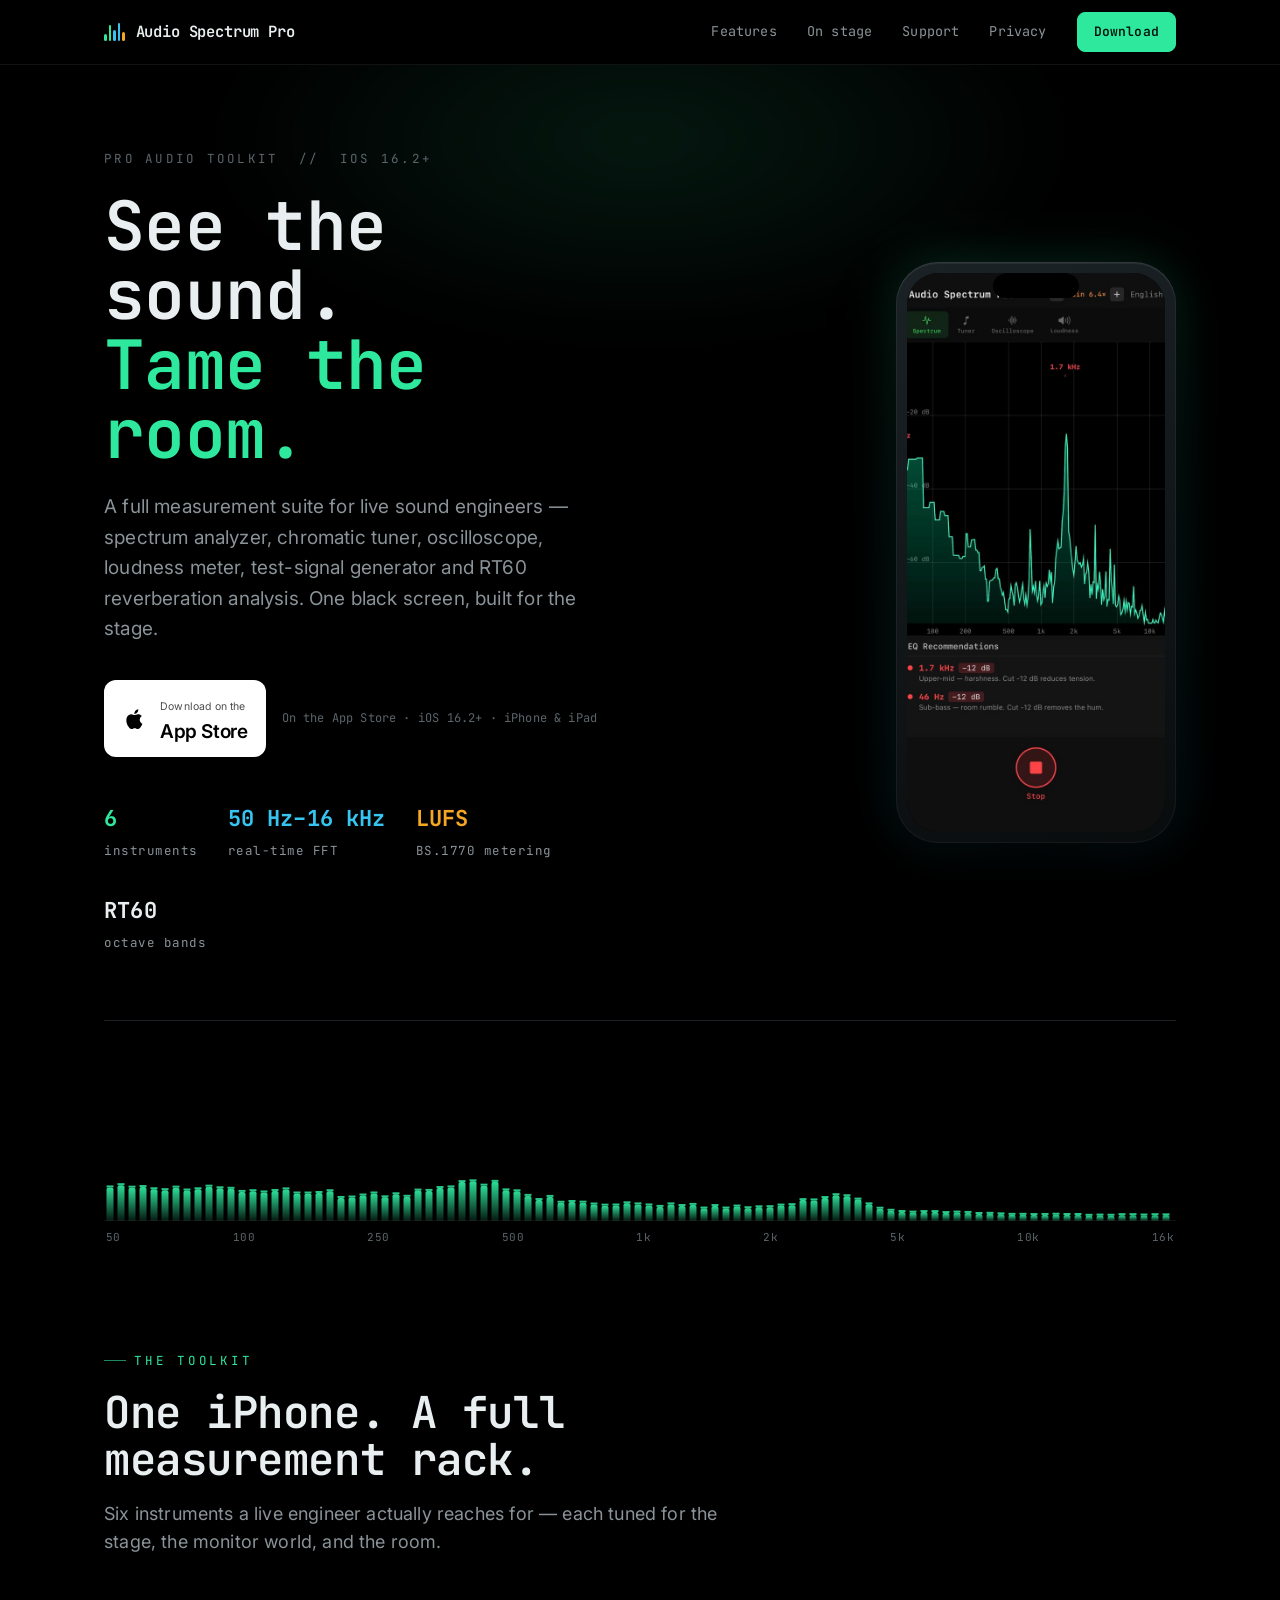
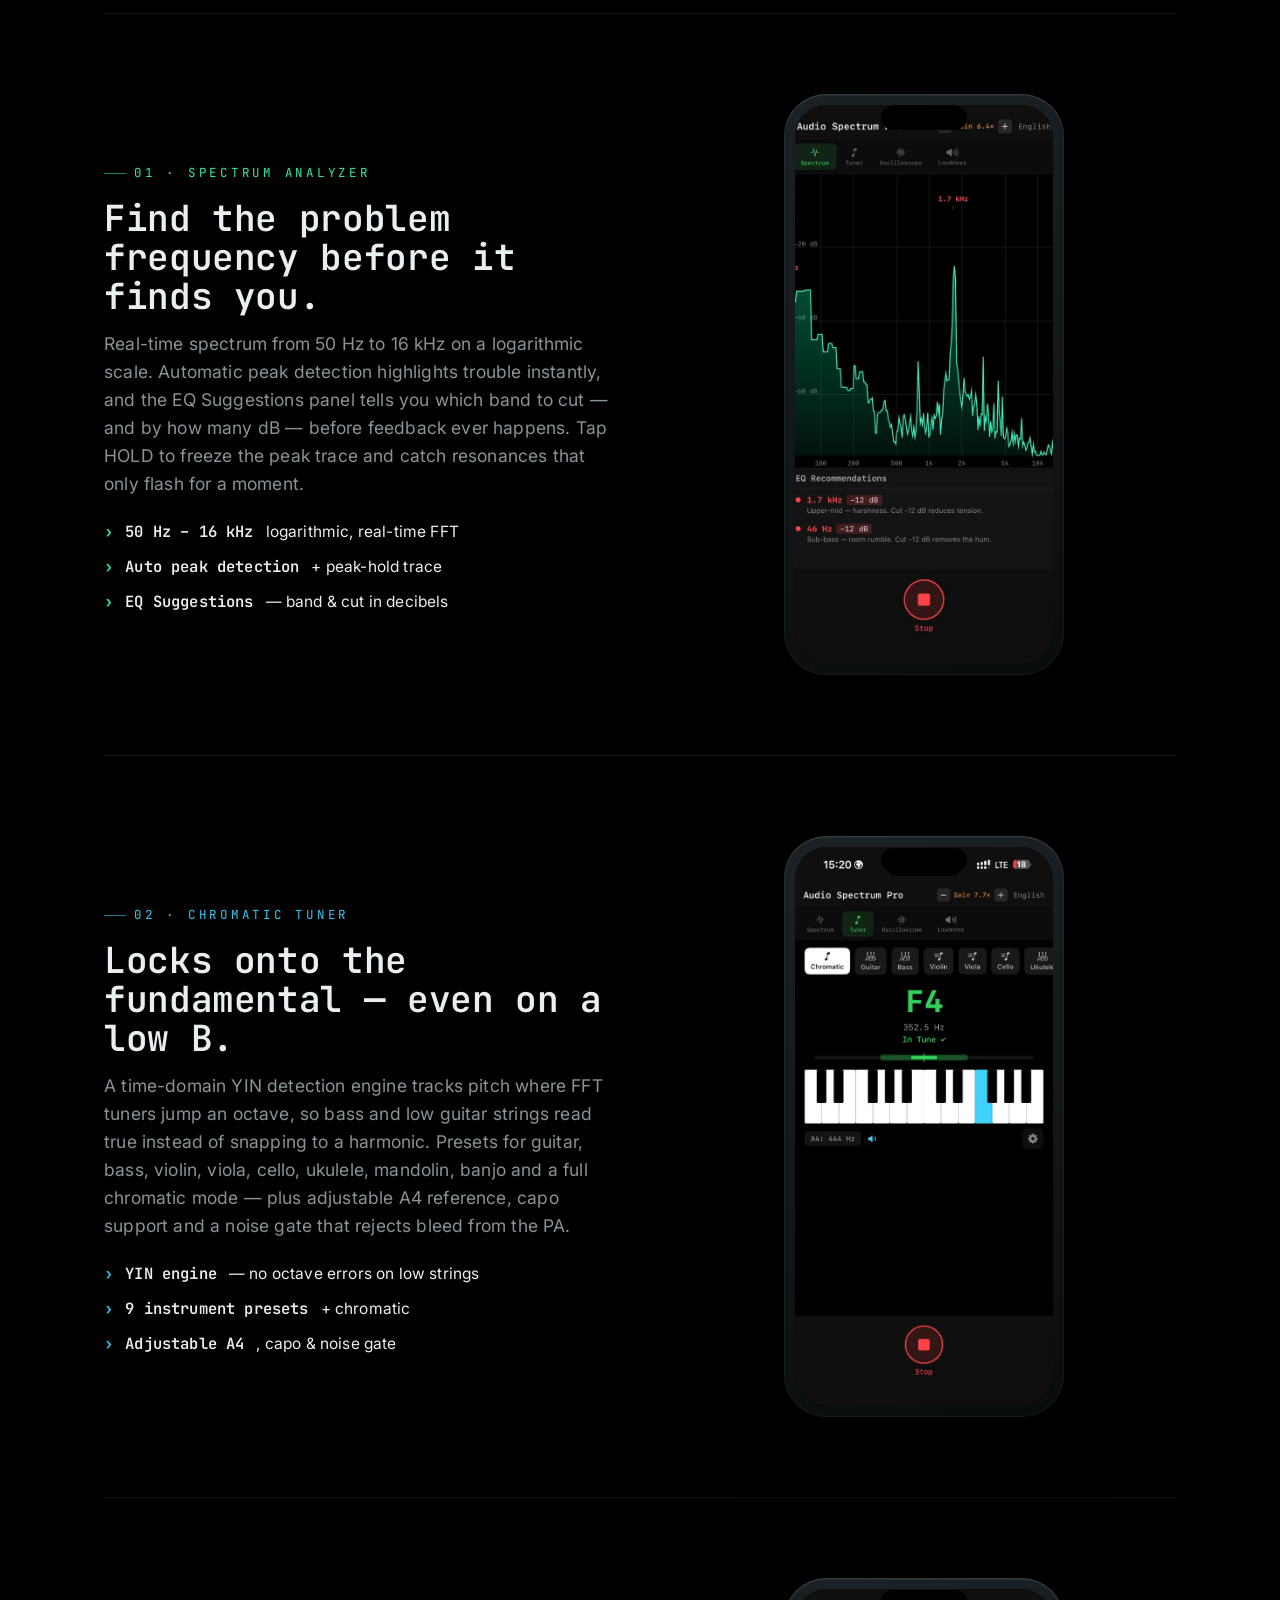
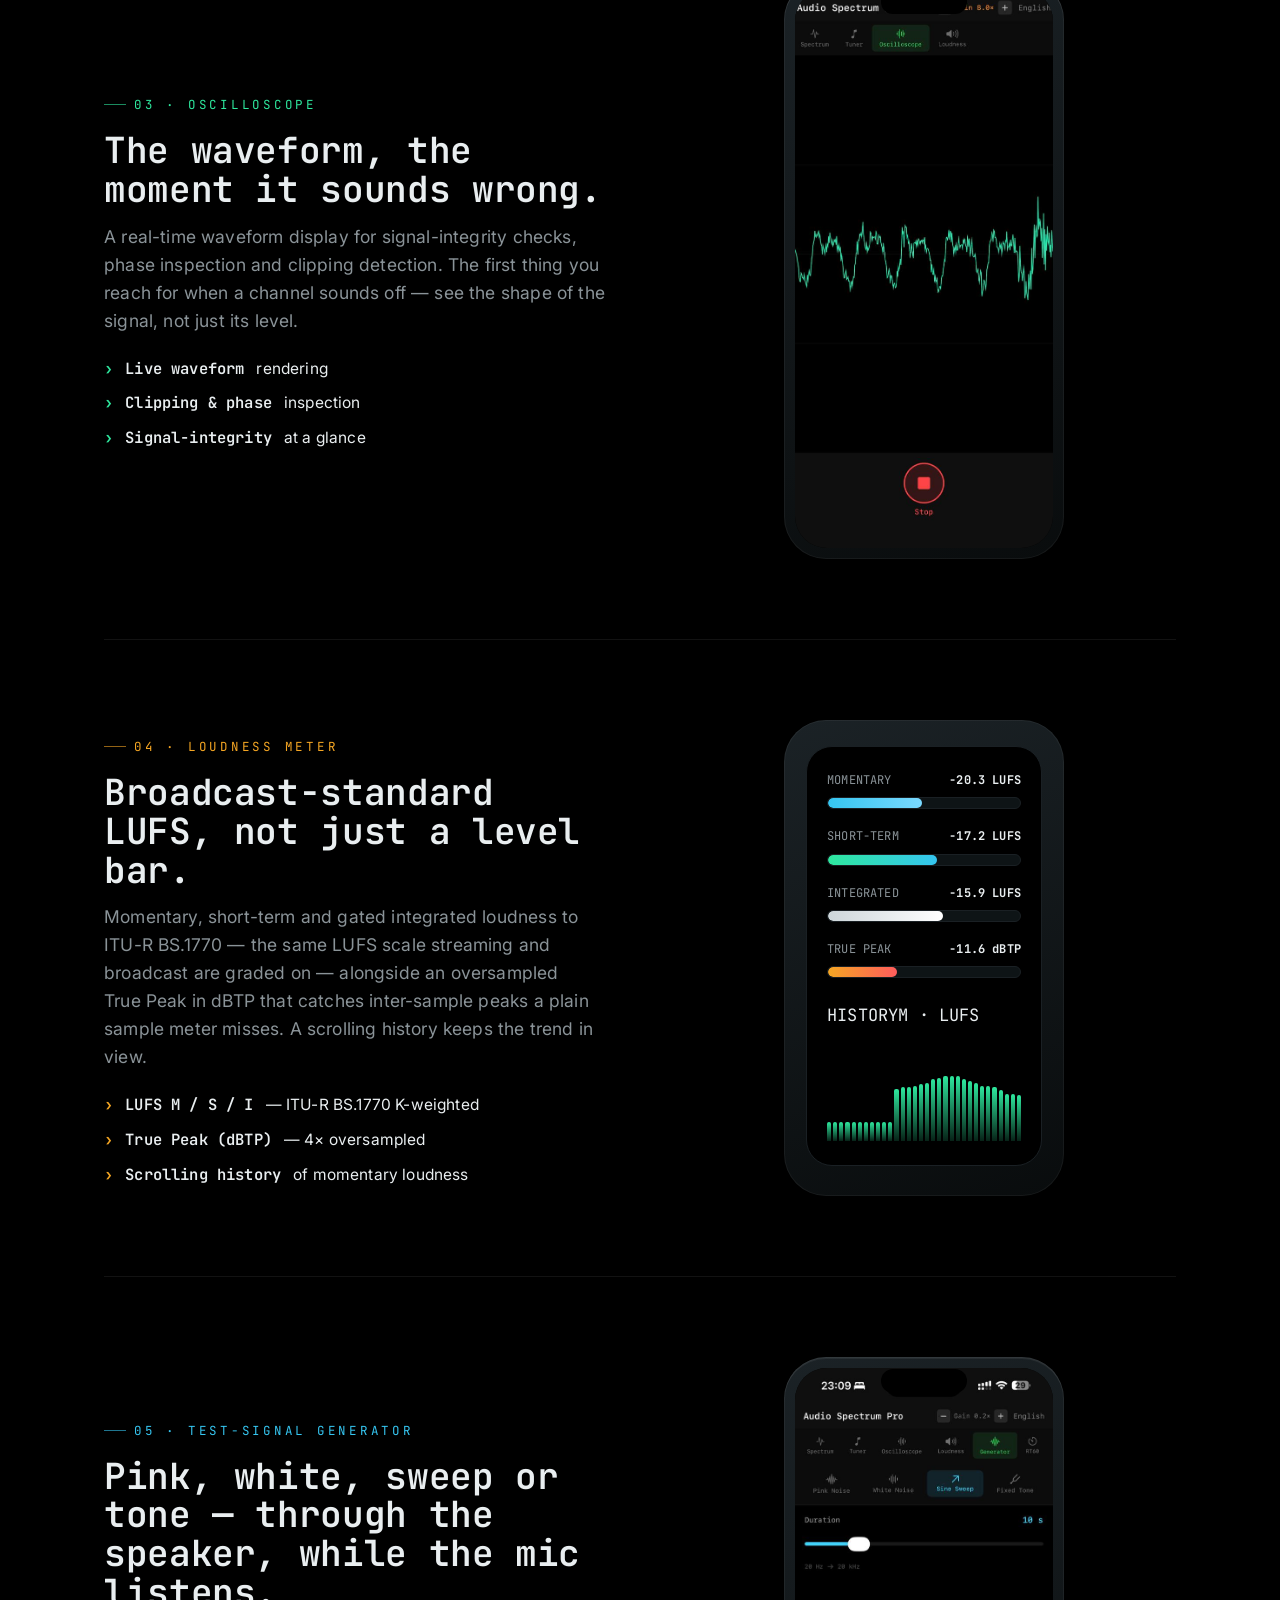
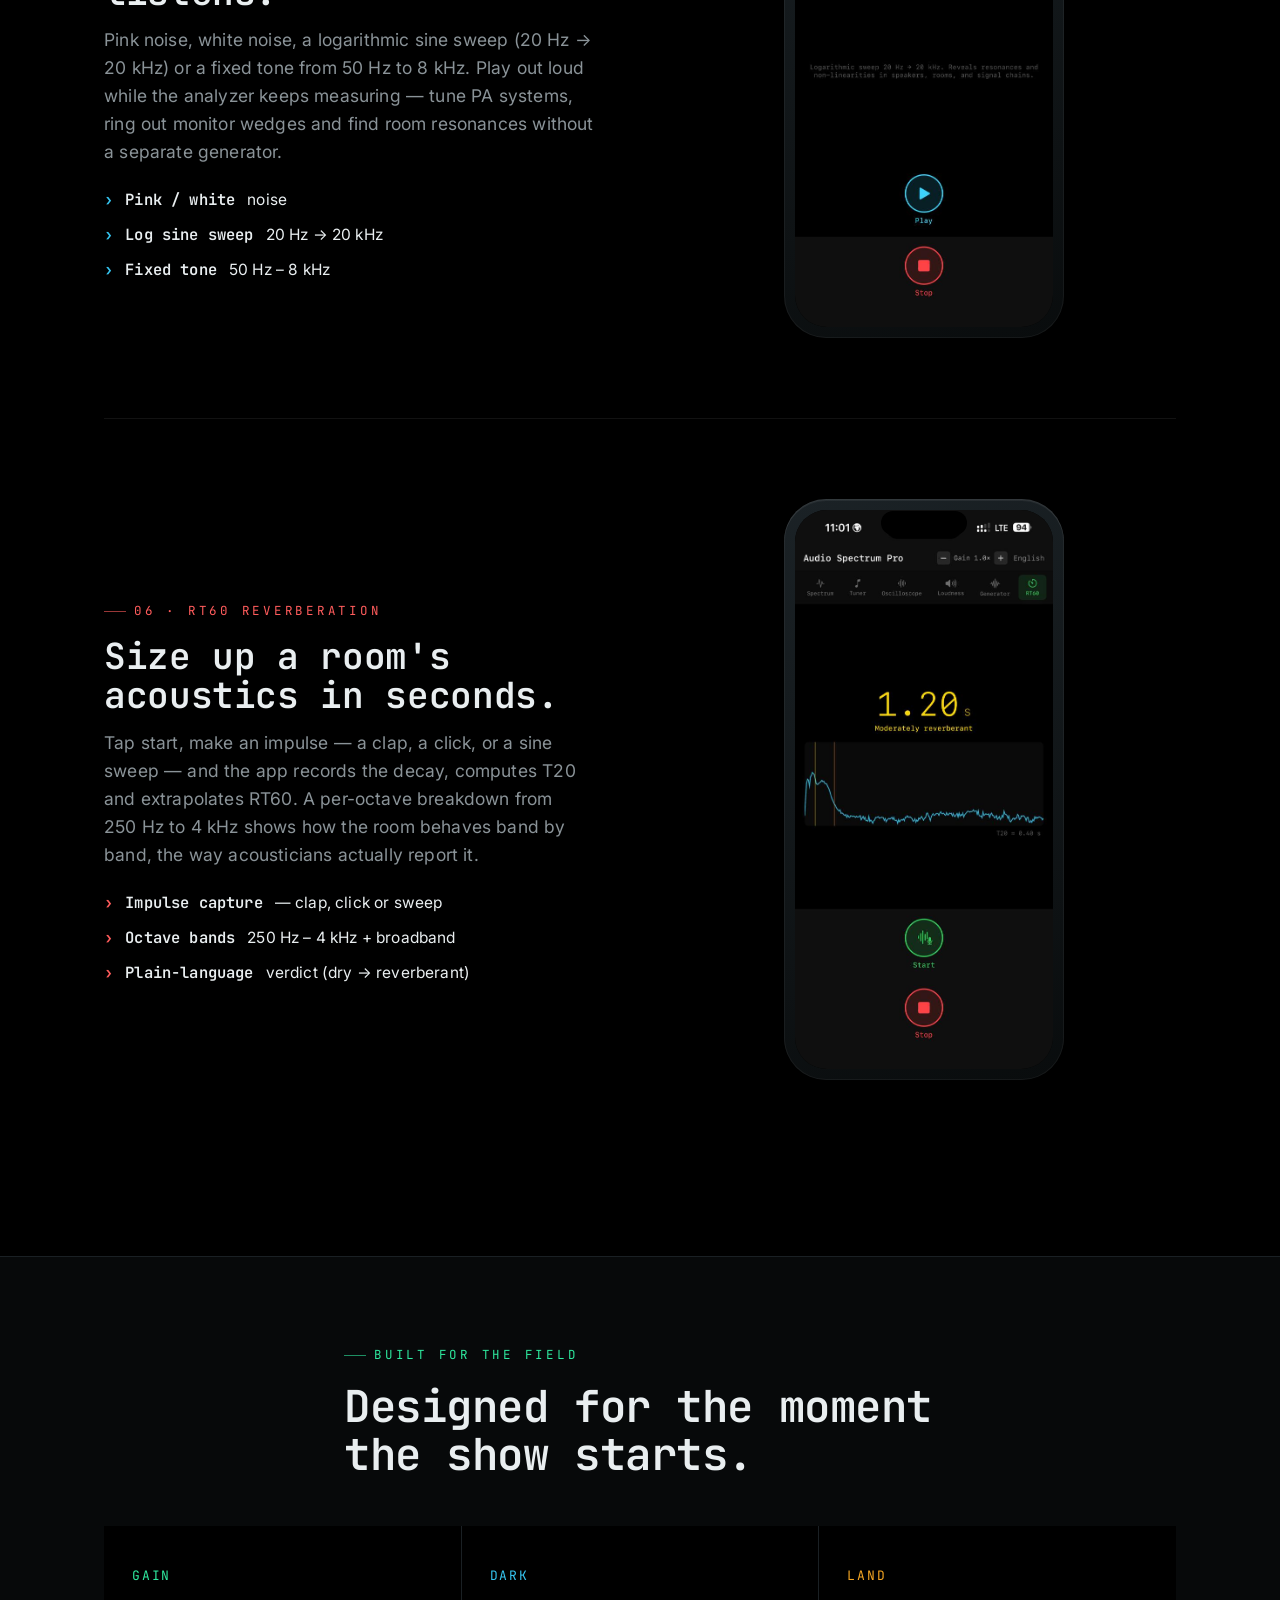
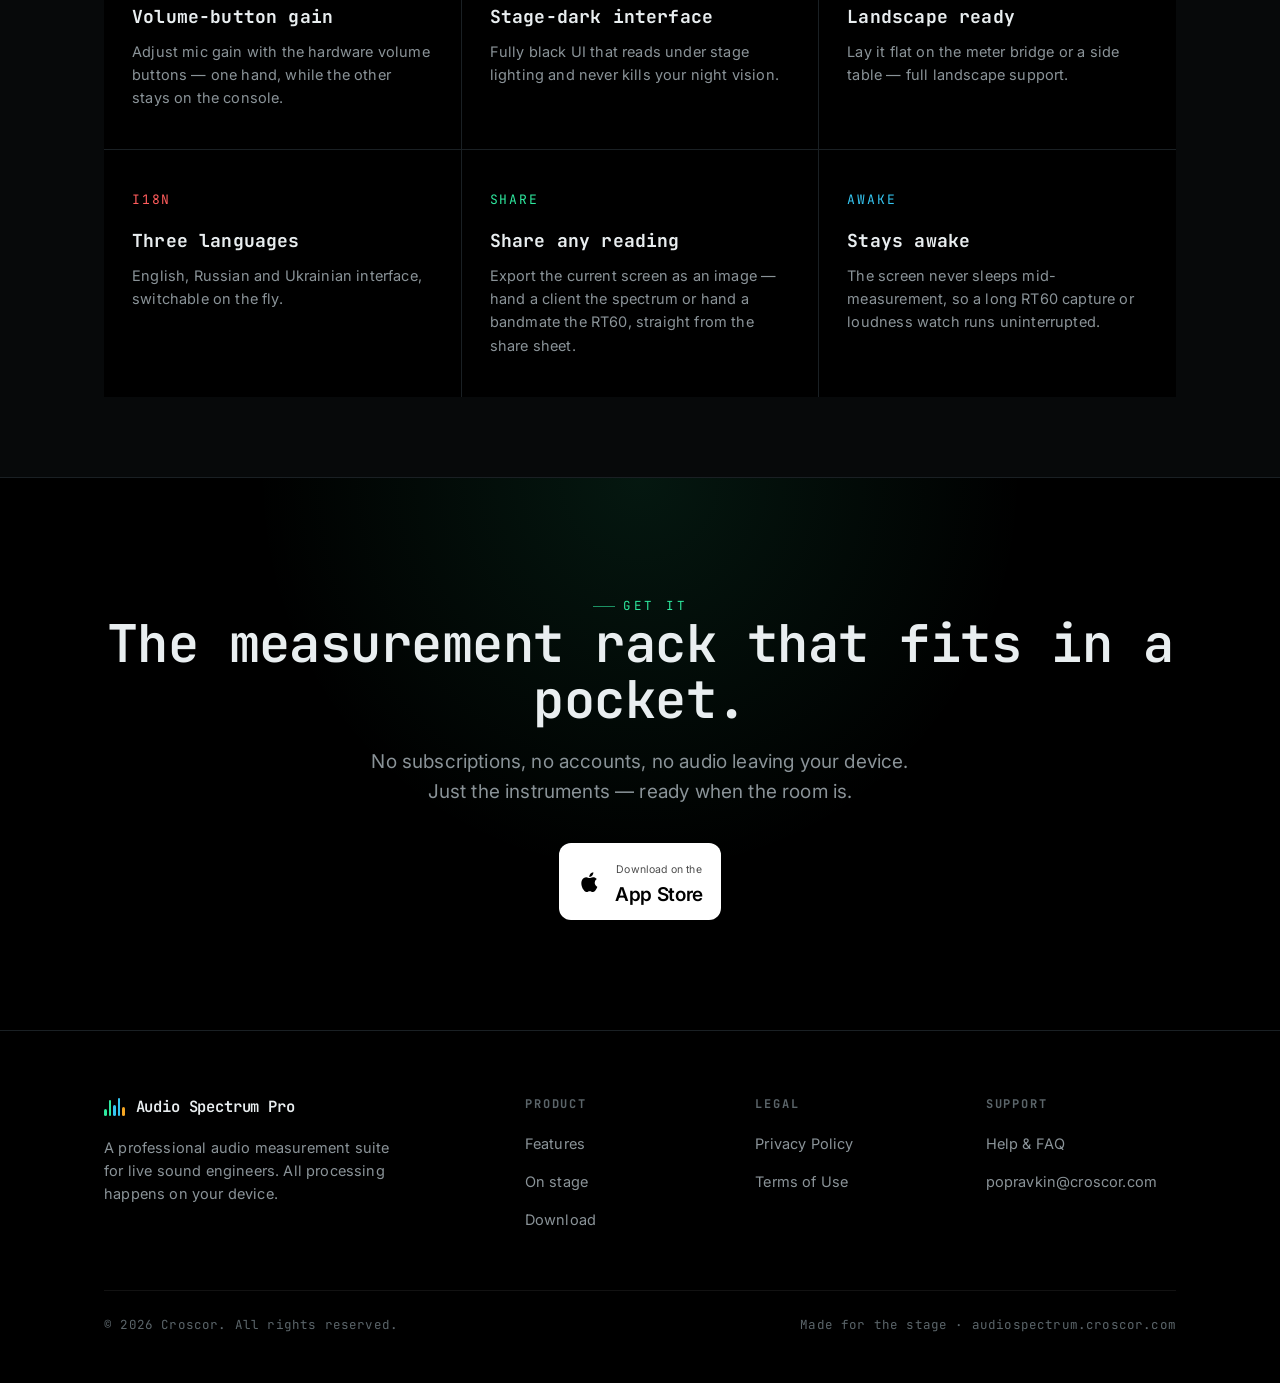
<file: AppStore/site/index.html>
<!DOCTYPE html>
<html lang="en">
<head>
<meta charset="UTF-8" />
<meta name="viewport" content="width=device-width, initial-scale=1" />
<title>Audio Spectrum Pro — measurement suite for live sound engineers</title>
<meta name="description" content="A full audio measurement suite on your iPhone: spectrum analyzer, YIN chromatic tuner, oscilloscope, LUFS loudness metering (ITU-R BS.1770), test-signal generator and octave-band RT60 reverberation analysis. Built for the stage." />
<meta name="theme-color" content="#000000" />
<link rel="canonical" href="https://audiospectrum.croscor.com/" />
<link rel="icon" href="assets/favicon.svg" type="image/svg+xml" />
<meta property="og:type" content="website" />
<meta property="og:title" content="Audio Spectrum Pro" />
<meta property="og:description" content="A full audio measurement suite on your iPhone — spectrum, tuner, oscilloscope, loudness, signal generator and RT60. Built for live sound." />
<meta property="og:url" content="https://audiospectrum.croscor.com/" />
<meta property="og:image" content="https://audiospectrum.croscor.com/assets/screens/spectrum.jpeg" />
<meta name="twitter:card" content="summary_large_image" />
<link rel="preconnect" href="https://fonts.googleapis.com" />
<link rel="preconnect" href="https://fonts.gstatic.com" crossorigin />
<link href="https://fonts.googleapis.com/css2?family=Inter:wght@400;500;600&family=JetBrains+Mono:wght@400;500;600;700&display=swap" rel="stylesheet" />
<link rel="stylesheet" href="assets/style.css" />
<script defer src="https://umami.croscor.com/script.js" data-website-id="d35bdf89-edfa-47e9-8098-291993fa2cf1"></script>
</head>
<body>

<header class="nav">
  <div class="wrap">
    <a class="brand" href="/">
      <span class="glyph" aria-hidden="true"><i></i><i></i><i></i><i></i><i></i></span>
      Audio Spectrum Pro
    </a>
    <nav class="nav-links">
      <a href="#features">Features</a>
      <a href="#field">On stage</a>
      <a href="support.html">Support</a>
      <a href="privacy.html">Privacy</a>
      <a class="nav-cta" href="#download">Download</a>
    </nav>
    <button class="nav-toggle" aria-label="Menu">≡</button>
  </div>
</header>

<!-- HERO -->
<section class="hero">
  <div class="hero-glow" aria-hidden="true"></div>
  <div class="wrap">
    <div class="hero-grid">
      <div class="reveal in">
        <div class="hero-tag mono">PRO AUDIO TOOLKIT &nbsp;//&nbsp; iOS 16.2+</div>
        <h1>See the sound.<br /><span class="accent">Tame the room.</span></h1>
        <p class="hero-sub">A full measurement suite for live sound engineers — spectrum analyzer, chromatic tuner, oscilloscope, loudness meter, test-signal generator and RT60 reverberation analysis. One black screen, built for the stage.</p>
        <div class="cta-row" id="download">
          <a class="badge-store" href="https://apps.apple.com/app/id6780856025" target="_blank" rel="noopener" aria-label="Download on the App Store" data-umami-event="download-appstore">
            <svg viewBox="0 0 24 24" fill="currentColor" aria-hidden="true"><path d="M16.36 12.78c-.02-2.3 1.88-3.4 1.96-3.46-1.07-1.56-2.73-1.78-3.32-1.8-1.41-.14-2.76.83-3.48.83-.72 0-1.82-.81-3-.79-1.54.02-2.96.9-3.75 2.28-1.6 2.78-.41 6.89 1.15 9.14.76 1.1 1.67 2.34 2.86 2.29 1.15-.05 1.58-.74 2.97-.74 1.39 0 1.78.74 3 .72 1.24-.02 2.02-1.12 2.78-2.23.88-1.28 1.24-2.52 1.26-2.58-.03-.01-2.41-.92-2.43-3.65zM14.12 6.0c.64-.78 1.07-1.86.95-2.94-.92.04-2.04.61-2.7 1.39-.59.69-1.11 1.79-.97 2.85 1.03.08 2.08-.52 2.72-1.3z"/></svg>
            <span><span class="bs-small">Download on the</span><br /><span class="bs-big">App&nbsp;Store</span></span>
          </a>
          <span class="badge-note">On the App Store · iOS 16.2+ · iPhone &amp; iPad</span>
        </div>
        <div class="hero-stats">
          <div class="st"><b class="g">6</b><span>instruments</span></div>
          <div class="st"><b class="c">50 Hz–16 kHz</b><span>real-time FFT</span></div>
          <div class="st"><b class="a">LUFS</b><span>BS.1770 metering</span></div>
          <div class="st"><b>RT60</b><span>octave bands</span></div>
        </div>
      </div>
      <div class="hero-device reveal in">
        <div class="device glow">
          <span class="island" aria-hidden="true"></span>
          <div class="screen"><img src="assets/screens/spectrum.jpeg" alt="Audio Spectrum Pro spectrum analyzer with EQ recommendations" loading="eager" /></div>
        </div>
      </div>
    </div>

    <div class="hero-analyzer reveal in">
      <div class="analyzer-wrap">
        <canvas id="heroSpectrum" aria-hidden="true"></canvas>
        <div class="analyzer-axis mono">
          <span>50</span><span>100</span><span>250</span><span>500</span><span>1k</span><span>2k</span><span>5k</span><span>10k</span><span>16k</span>
        </div>
      </div>
    </div>
  </div>
</section>

<!-- FEATURES -->
<section class="section" id="features">
  <div class="wrap">
    <div class="section-head reveal">
      <span class="kicker">The toolkit</span>
      <h2>One iPhone. A full measurement rack.</h2>
      <p>Six instruments a live engineer actually reaches for — each tuned for the stage, the monitor world, and the room.</p>
    </div>
  </div>

  <div class="wrap">
    <!-- Spectrum -->
    <div class="feature reveal">
      <div class="feature-text">
        <span class="kicker">01 · Spectrum analyzer</span>
        <h3>Find the problem frequency before it finds you.</h3>
        <p>Real-time spectrum from 50&nbsp;Hz to 16&nbsp;kHz on a logarithmic scale. Automatic peak detection highlights trouble instantly, and the EQ&nbsp;Suggestions panel tells you which band to cut — and by how many dB — before feedback ever happens. Tap HOLD to freeze the peak trace and catch resonances that only flash for a moment.</p>
        <ul class="spec-list">
          <li><b>50 Hz – 16 kHz</b> logarithmic, real-time FFT</li>
          <li><b>Auto peak detection</b> + peak-hold trace</li>
          <li><b>EQ Suggestions</b> — band &amp; cut in decibels</li>
        </ul>
      </div>
      <div class="feature-media"><div class="device"><span class="island"></span><div class="screen"><img src="assets/screens/spectrum.jpeg" alt="Spectrum analyzer with EQ recommendations" loading="lazy" /></div></div></div>
    </div>

    <!-- Tuner -->
    <div class="feature c reveal">
      <div class="feature-text">
        <span class="kicker cyan">02 · Chromatic tuner</span>
        <h3>Locks onto the fundamental — even on a low B.</h3>
        <p>A time-domain YIN detection engine tracks pitch where FFT tuners jump an octave, so bass and low guitar strings read true instead of snapping to a harmonic. Presets for guitar, bass, violin, viola, cello, ukulele, mandolin, banjo and a full chromatic mode — plus adjustable A4 reference, capo support and a noise gate that rejects bleed from the PA.</p>
        <ul class="spec-list">
          <li><b>YIN engine</b> — no octave errors on low strings</li>
          <li><b>9 instrument presets</b> + chromatic</li>
          <li><b>Adjustable A4</b>, capo &amp; noise gate</li>
        </ul>
      </div>
      <div class="feature-media"><div class="device"><span class="island"></span><div class="screen"><img src="assets/screens/tuner.jpeg" alt="Chromatic tuner with piano keyboard" loading="lazy" /></div></div></div>
    </div>

    <!-- Oscilloscope -->
    <div class="feature reveal">
      <div class="feature-text">
        <span class="kicker">03 · Oscilloscope</span>
        <h3>The waveform, the moment it sounds wrong.</h3>
        <p>A real-time waveform display for signal-integrity checks, phase inspection and clipping detection. The first thing you reach for when a channel sounds off — see the shape of the signal, not just its level.</p>
        <ul class="spec-list">
          <li><b>Live waveform</b> rendering</li>
          <li><b>Clipping &amp; phase</b> inspection</li>
          <li><b>Signal-integrity</b> at a glance</li>
        </ul>
      </div>
      <div class="feature-media"><div class="device"><span class="island"></span><div class="screen"><img src="assets/screens/oscilloscope.jpeg" alt="Oscilloscope waveform" loading="lazy" /></div></div></div>
    </div>

    <!-- Loudness (built meter) -->
    <div class="feature a reveal">
      <div class="feature-text">
        <span class="kicker amber">04 · Loudness meter</span>
        <h3>Broadcast-standard LUFS, not just a level bar.</h3>
        <p>Momentary, short-term and gated integrated loudness to ITU-R&nbsp;BS.1770 — the same LUFS scale streaming and broadcast are graded on — alongside an oversampled True&nbsp;Peak in dBTP that catches inter-sample peaks a plain sample meter misses. A scrolling history keeps the trend in view.</p>
        <ul class="spec-list">
          <li><b>LUFS M / S / I</b> — ITU-R BS.1770 K-weighted</li>
          <li><b>True Peak (dBTP)</b> — 4× oversampled</li>
          <li><b>Scrolling history</b> of momentary loudness</li>
        </ul>
      </div>
      <div class="feature-media">
        <div class="meter-card" id="loudMeter">
          <div class="meter-inner">
            <div class="meter-row">
              <div class="lbl mono"><span>MOMENTARY</span><b data-m>−18.0 LUFS</b></div>
              <div class="bar-track"><div class="bar-fill m"></div></div>
            </div>
            <div class="meter-row">
              <div class="lbl mono"><span>SHORT-TERM</span><b data-s>−20.0 LUFS</b></div>
              <div class="bar-track"><div class="bar-fill s"></div></div>
            </div>
            <div class="meter-row">
              <div class="lbl mono"><span>INTEGRATED</span><b data-i>−23.0 LUFS</b></div>
              <div class="bar-track"><div class="bar-fill i"></div></div>
            </div>
            <div class="meter-row">
              <div class="lbl mono"><span>TRUE PEAK</span><b data-peak>−1.0 dBTP</b></div>
              <div class="bar-track"><div class="bar-fill peak"></div></div>
            </div>
            <div class="lbl mono" style="margin-top:6px"><span>HISTORY</span><span>M · LUFS</span></div>
            <div class="history"></div>
          </div>
        </div>
      </div>
    </div>

    <!-- Generator -->
    <div class="feature c reveal">
      <div class="feature-text">
        <span class="kicker cyan">05 · Test-signal generator</span>
        <h3>Pink, white, sweep or tone — through the speaker, while the mic listens.</h3>
        <p>Pink noise, white noise, a logarithmic sine sweep (20&nbsp;Hz → 20&nbsp;kHz) or a fixed tone from 50&nbsp;Hz to 8&nbsp;kHz. Play out loud while the analyzer keeps measuring — tune PA systems, ring out monitor wedges and find room resonances without a separate generator.</p>
        <ul class="spec-list">
          <li><b>Pink / white</b> noise</li>
          <li><b>Log sine sweep</b> 20 Hz → 20 kHz</li>
          <li><b>Fixed tone</b> 50 Hz – 8 kHz</li>
        </ul>
      </div>
      <div class="feature-media"><div class="device"><span class="island"></span><div class="screen"><img src="assets/screens/generator.jpeg" alt="Test-signal generator, sine sweep" loading="lazy" /></div></div></div>
    </div>

    <!-- RT60 -->
    <div class="feature r reveal">
      <div class="feature-text">
        <span class="kicker red">06 · RT60 reverberation</span>
        <h3>Size up a room's acoustics in seconds.</h3>
        <p>Tap start, make an impulse — a clap, a click, or a sine sweep — and the app records the decay, computes T20 and extrapolates RT60. A per-octave breakdown from 250&nbsp;Hz to 4&nbsp;kHz shows how the room behaves band by band, the way acousticians actually report it.</p>
        <ul class="spec-list">
          <li><b>Impulse capture</b> — clap, click or sweep</li>
          <li><b>Octave bands</b> 250 Hz – 4 kHz + broadband</li>
          <li><b>Plain-language</b> verdict (dry → reverberant)</li>
        </ul>
      </div>
      <div class="feature-media"><div class="device"><span class="island"></span><div class="screen"><img src="assets/screens/rt60.jpeg" alt="RT60 reverberation decay curve" loading="lazy" /></div></div></div>
    </div>
  </div>
</section>

<!-- FIELD STRIP -->
<section class="field" id="field">
  <div class="wrap section-head reveal" style="padding-top:80px;margin-bottom:0">
    <span class="kicker">Built for the field</span>
    <h2 style="margin-bottom:0">Designed for the moment the show starts.</h2>
  </div>
  <div class="wrap" style="padding-bottom:80px;padding-top:48px">
    <div class="field-grid reveal">
      <div class="field-cell">
        <span class="ic">Gain</span>
        <h4>Volume-button gain</h4>
        <p>Adjust mic gain with the hardware volume buttons — one hand, while the other stays on the console.</p>
      </div>
      <div class="field-cell">
        <span class="ic">Dark</span>
        <h4>Stage-dark interface</h4>
        <p>Fully black UI that reads under stage lighting and never kills your night vision.</p>
      </div>
      <div class="field-cell">
        <span class="ic">Land</span>
        <h4>Landscape ready</h4>
        <p>Lay it flat on the meter bridge or a side table — full landscape support.</p>
      </div>
      <div class="field-cell">
        <span class="ic">i18n</span>
        <h4>Three languages</h4>
        <p>English, Russian and Ukrainian interface, switchable on the fly.</p>
      </div>
      <div class="field-cell">
        <span class="ic">Share</span>
        <h4>Share any reading</h4>
        <p>Export the current screen as an image — hand a client the spectrum or hand a bandmate the RT60, straight from the share sheet.</p>
      </div>
      <div class="field-cell">
        <span class="ic">Awake</span>
        <h4>Stays awake</h4>
        <p>The screen never sleeps mid-measurement, so a long RT60 capture or loudness watch runs uninterrupted.</p>
      </div>
    </div>
  </div>
</section>

<!-- CTA -->
<section class="cta">
  <div class="wrap reveal">
    <span class="kicker" style="justify-content:center">Get it</span>
    <h2>The measurement rack that fits in a pocket.</h2>
    <p>No subscriptions, no accounts, no audio leaving your device. Just the instruments — ready when the room is.</p>
    <div class="cta-row" style="justify-content:center">
      <a class="badge-store" href="https://apps.apple.com/app/id6780856025" target="_blank" rel="noopener" aria-label="Download on the App Store" data-umami-event="download-appstore">
        <svg viewBox="0 0 24 24" fill="currentColor" aria-hidden="true"><path d="M16.36 12.78c-.02-2.3 1.88-3.4 1.96-3.46-1.07-1.56-2.73-1.78-3.32-1.8-1.41-.14-2.76.83-3.48.83-.72 0-1.82-.81-3-.79-1.54.02-2.96.9-3.75 2.28-1.6 2.78-.41 6.89 1.15 9.14.76 1.1 1.67 2.34 2.86 2.29 1.15-.05 1.58-.74 2.97-.74 1.39 0 1.78.74 3 .72 1.24-.02 2.02-1.12 2.78-2.23.88-1.28 1.24-2.52 1.26-2.58-.03-.01-2.41-.92-2.43-3.65zM14.12 6.0c.64-.78 1.07-1.86.95-2.94-.92.04-2.04.61-2.7 1.39-.59.69-1.11 1.79-.97 2.85 1.03.08 2.08-.52 2.72-1.3z"/></svg>
        <span><span class="bs-small">Download on the</span><br /><span class="bs-big">App&nbsp;Store</span></span>
      </a>
    </div>
  </div>
</section>

<!-- FOOTER -->
<footer class="footer">
  <div class="wrap">
    <div class="footer-grid">
      <div>
        <a class="brand" href="/"><span class="glyph" aria-hidden="true"><i></i><i></i><i></i><i></i><i></i></span> Audio Spectrum Pro</a>
        <p class="footer-about">A professional audio measurement suite for live sound engineers. All processing happens on your device.</p>
      </div>
      <div>
        <h5>Product</h5>
        <ul>
          <li><a href="#features">Features</a></li>
          <li><a href="#field">On stage</a></li>
          <li><a href="#download">Download</a></li>
        </ul>
      </div>
      <div>
        <h5>Legal</h5>
        <ul>
          <li><a href="privacy.html">Privacy Policy</a></li>
          <li><a href="terms.html">Terms of Use</a></li>
        </ul>
      </div>
      <div>
        <h5>Support</h5>
        <ul>
          <li><a href="support.html">Help &amp; FAQ</a></li>
          <li><a href="mailto:popravkin@croscor.com">popravkin@croscor.com</a></li>
        </ul>
      </div>
    </div>
    <div class="footer-bottom">
      <span>© <span id="yr">2026</span> Croscor. All rights reserved.</span>
      <span>Made for the stage · audiospectrum.croscor.com</span>
    </div>
  </div>
</footer>

<script src="assets/app.js" defer></script>
</body>
</html>
</file>
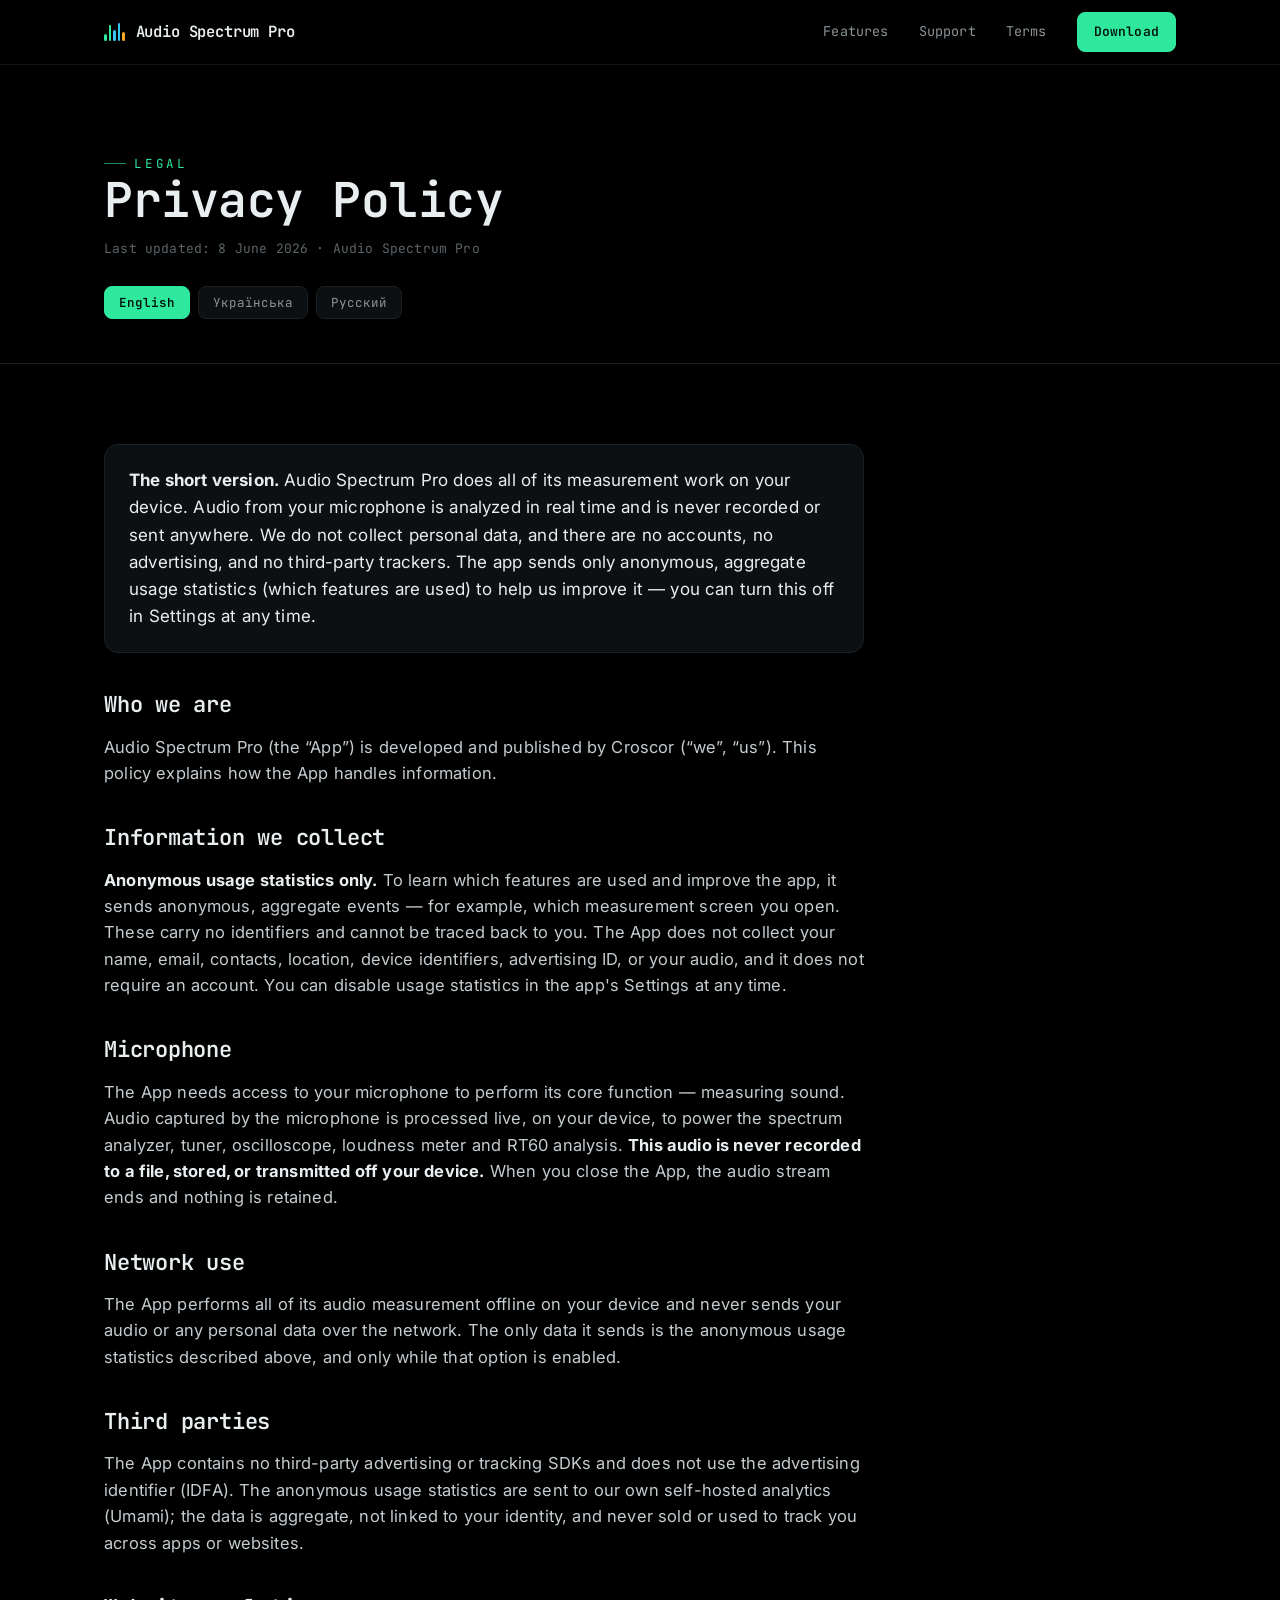
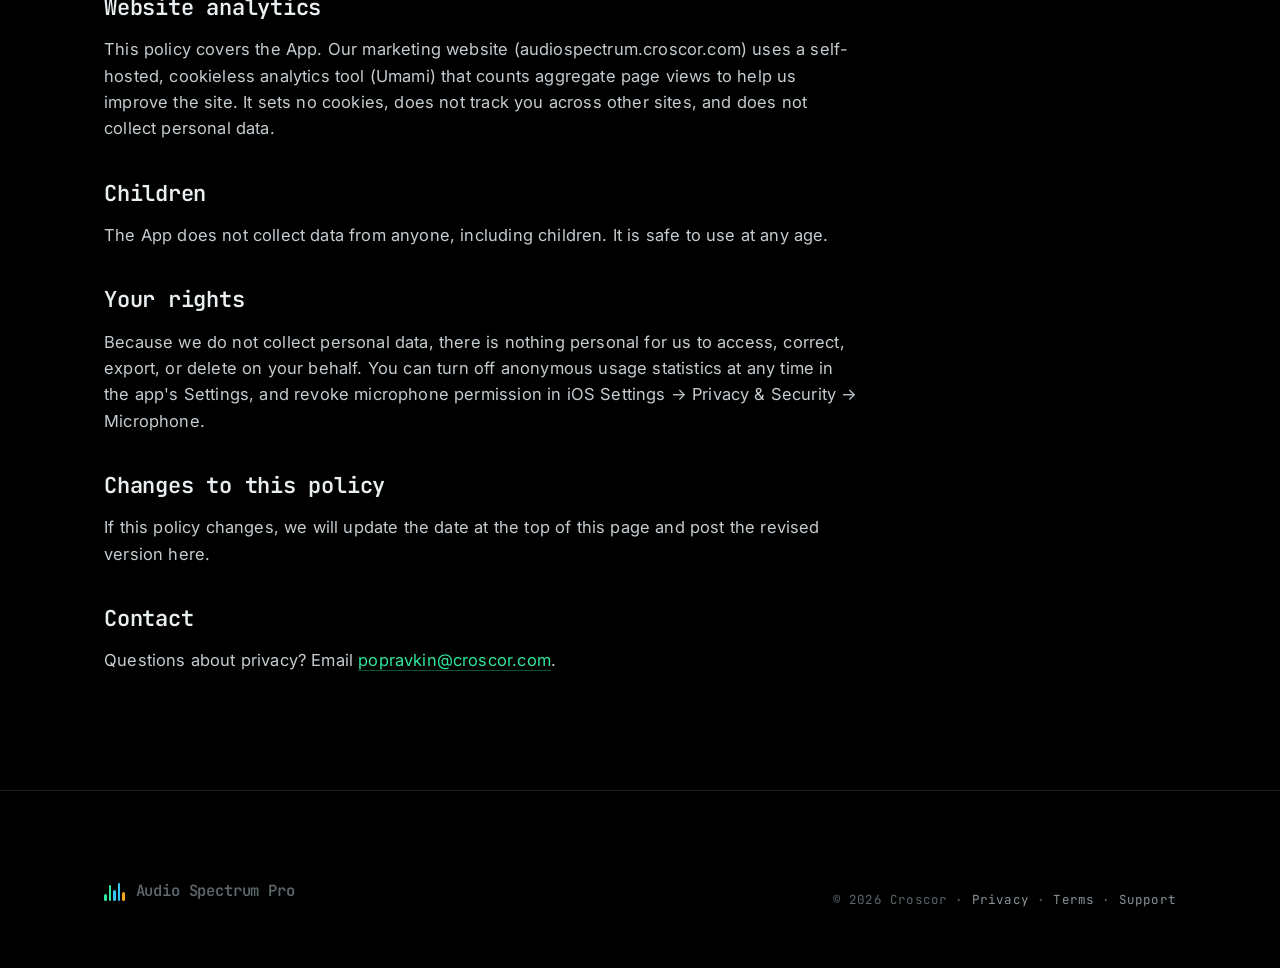
<file: AppStore/site/privacy.html>
<!DOCTYPE html>
<html lang="en">
<head>
<meta charset="UTF-8" />
<meta name="viewport" content="width=device-width, initial-scale=1" />
<title>Privacy Policy — Audio Spectrum Pro</title>
<meta name="description" content="Audio Spectrum Pro privacy policy. All audio is processed on your device. Nothing is collected, recorded, or transmitted." />
<meta name="theme-color" content="#000000" />
<link rel="icon" href="assets/favicon.svg" type="image/svg+xml" />
<link rel="preconnect" href="https://fonts.googleapis.com" />
<link rel="preconnect" href="https://fonts.gstatic.com" crossorigin />
<link href="https://fonts.googleapis.com/css2?family=Inter:wght@400;500;600&family=JetBrains+Mono:wght@400;500;600;700&display=swap" rel="stylesheet" />
<link rel="stylesheet" href="assets/style.css" />
<script defer src="https://umami.croscor.com/script.js" data-website-id="d35bdf89-edfa-47e9-8098-291993fa2cf1"></script>
</head>
<body>

<header class="nav">
  <div class="wrap">
    <a class="brand" href="index.html"><span class="glyph" aria-hidden="true"><i></i><i></i><i></i><i></i><i></i></span> Audio Spectrum Pro</a>
    <nav class="nav-links">
      <a href="index.html#features">Features</a>
      <a href="support.html">Support</a>
      <a href="terms.html">Terms</a>
      <a class="nav-cta" href="index.html#download">Download</a>
    </nav>
    <button class="nav-toggle" aria-label="Menu">≡</button>
  </div>
</header>

<section class="page-head">
  <div class="wrap">
    <span class="kicker">Legal</span>
    <h1>Privacy Policy</h1>
    <div class="meta">Last updated: 8 June 2026 · Audio Spectrum Pro</div>
    <div class="langbar">
      <button class="active" data-lang="en">English</button>
      <button data-lang="uk">Українська</button>
      <button data-lang="ru">Русский</button>
    </div>
  </div>
</section>

<div class="wrap">
<div class="prose">

  <!-- EN -->
  <div class="lang-block active" data-lang="en">
    <div class="card">
      <strong>The short version.</strong> Audio Spectrum Pro does all of its measurement work on your device. Audio from your microphone is analyzed in real time and is never recorded or sent anywhere. We do not collect personal data, and there are no accounts, no advertising, and no third-party trackers. The app sends only anonymous, aggregate usage statistics (which features are used) to help us improve it — you can turn this off in Settings at any time.
    </div>

    <h2>Who we are</h2>
    <p>Audio Spectrum Pro (the “App”) is developed and published by Croscor (“we”, “us”). This policy explains how the App handles information.</p>

    <h2>Information we collect</h2>
    <p><strong>Anonymous usage statistics only.</strong> To learn which features are used and improve the app, it sends anonymous, aggregate events — for example, which measurement screen you open. These carry no identifiers and cannot be traced back to you. The App does not collect your name, email, contacts, location, device identifiers, advertising ID, or your audio, and it does not require an account. You can disable usage statistics in the app's Settings at any time.</p>

    <h2>Microphone</h2>
    <p>The App needs access to your microphone to perform its core function — measuring sound. Audio captured by the microphone is processed live, on your device, to power the spectrum analyzer, tuner, oscilloscope, loudness meter and RT60 analysis. <strong>This audio is never recorded to a file, stored, or transmitted off your device.</strong> When you close the App, the audio stream ends and nothing is retained.</p>

    <h2>Network use</h2>
    <p>The App performs all of its audio measurement offline on your device and never sends your audio or any personal data over the network. The only data it sends is the anonymous usage statistics described above, and only while that option is enabled.</p>

    <h2>Third parties</h2>
    <p>The App contains no third-party advertising or tracking SDKs and does not use the advertising identifier (IDFA). The anonymous usage statistics are sent to our own self-hosted analytics (Umami); the data is aggregate, not linked to your identity, and never sold or used to track you across apps or websites.</p>

    <h2>Website analytics</h2>
    <p>This policy covers the App. Our marketing website (audiospectrum.croscor.com) uses a self-hosted, cookieless analytics tool (Umami) that counts aggregate page views to help us improve the site. It sets no cookies, does not track you across other sites, and does not collect personal data.</p>

    <h2>Children</h2>
    <p>The App does not collect data from anyone, including children. It is safe to use at any age.</p>

    <h2>Your rights</h2>
    <p>Because we do not collect personal data, there is nothing personal for us to access, correct, export, or delete on your behalf. You can turn off anonymous usage statistics at any time in the app's Settings, and revoke microphone permission in iOS Settings → Privacy &amp; Security → Microphone.</p>

    <h2>Changes to this policy</h2>
    <p>If this policy changes, we will update the date at the top of this page and post the revised version here.</p>

    <h2>Contact</h2>
    <p>Questions about privacy? Email <a href="mailto:popravkin@croscor.com">popravkin@croscor.com</a>.</p>
  </div>

  <!-- UK -->
  <div class="lang-block" data-lang="uk">
    <div class="card">
      <strong>Коротко.</strong> Audio Spectrum Pro виконує всі вимірювання безпосередньо на вашому пристрої. Звук із мікрофона аналізується в реальному часі та ніколи не записується й нікуди не надсилається. Ми не збираємо персональних даних; немає облікових записів, реклами чи сторонніх трекерів. Застосунок надсилає лише анонімну узагальнену статистику використання (які функції використовуються), щоб ми могли його покращувати; це можна вимкнути в налаштуваннях будь-коли.
    </div>

    <h2>Хто ми</h2>
    <p>Audio Spectrum Pro («Застосунок») розроблено та опубліковано компанією Croscor («ми»). Ця політика пояснює, як Застосунок поводиться з інформацією.</p>

    <h2>Які дані ми збираємо</h2>
    <p><strong>Лише анонімна статистика використання.</strong> Щоб зрозуміти, які функції використовуються, і покращувати застосунок, він надсилає анонімні узагальнені події, наприклад який екран вимірювань ви відкриваєте. Вони не містять ідентифікаторів і не можуть бути пов’язані з вами. Застосунок не збирає ваше ім’я, email, контакти, місцезнаходження, ідентифікатори пристрою, рекламний ID чи ваш звук і не потребує облікового запису. Статистику можна вимкнути в налаштуваннях застосунку будь-коли.</p>

    <h2>Мікрофон</h2>
    <p>Застосунку потрібен доступ до мікрофона для його основної функції — вимірювання звуку. Звук із мікрофона обробляється в реальному часі на вашому пристрої для роботи аналізатора спектра, тюнера, осцилоскопа, вимірювача гучності та аналізу RT60. <strong>Цей звук ніколи не записується у файл, не зберігається й не передається за межі вашого пристрою.</strong> Коли ви закриваєте Застосунок, аудіопотік завершується, і нічого не зберігається.</p>

    <h2>Використання мережі</h2>
    <p>Застосунок виконує всі вимірювання звуку офлайн на вашому пристрої й ніколи не надсилає ваш звук чи будь-які персональні дані через мережу. Єдине, що він надсилає, це описана вище анонімна статистика використання, і лише поки цю опцію увімкнено.</p>

    <h2>Треті сторони</h2>
    <p>Застосунок не містить сторонньої реклами чи трекерів і не використовує рекламний ідентифікатор (IDFA). Анонімна статистика використання надсилається до нашої власної self-hosted аналітики (Umami); дані є узагальненими, не пов’язані з вашою особою, ніколи не продаються й не використовуються для стеження за вами між застосунками чи сайтами.</p>

    <h2>Аналітика сайту</h2>
    <p>Ця політика стосується Застосунку. Наш маркетинговий сайт (audiospectrum.croscor.com) використовує власний аналітичний інструмент без файлів cookie (Umami), який рахує сукупні перегляди сторінок, щоб ми могли покращувати сайт. Він не встановлює cookie, не відстежує вас на інших сайтах і не збирає персональних даних.</p>

    <h2>Діти</h2>
    <p>Застосунок не збирає дані ні від кого, зокрема від дітей. Його безпечно використовувати в будь-якому віці.</p>

    <h2>Ваші права</h2>
    <p>Оскільки ми не збираємо персональних даних, нам нема чого надавати, виправляти, експортувати чи видаляти від вашого імені. Анонімну статистику використання можна вимкнути будь-коли в налаштуваннях застосунку, а дозвіл на мікрофон відкликати в Налаштуваннях iOS → Конфіденційність і безпека → Мікрофон.</p>

    <h2>Зміни до політики</h2>
    <p>Якщо ця політика зміниться, ми оновимо дату вгорі сторінки та опублікуємо нову версію тут.</p>

    <h2>Контакт</h2>
    <p>Питання щодо конфіденційності? Пишіть на <a href="mailto:popravkin@croscor.com">popravkin@croscor.com</a>.</p>
  </div>

  <!-- RU -->
  <div class="lang-block" data-lang="ru">
    <div class="card">
      <strong>Коротко.</strong> Audio Spectrum Pro выполняет все измерения непосредственно на вашем устройстве. Звук с микрофона анализируется в реальном времени и никогда не записывается и никуда не отправляется. Мы не собираем персональные данные; нет учётных записей, рекламы и сторонних трекеров. Приложение отправляет только анонимную обобщённую статистику использования (какие функции используются), чтобы мы могли его улучшать; это можно отключить в настройках в любой момент.
    </div>

    <h2>Кто мы</h2>
    <p>Audio Spectrum Pro («Приложение») разработано и опубликовано компанией Croscor («мы»). Эта политика объясняет, как Приложение обращается с информацией.</p>

    <h2>Какие данные мы собираем</h2>
    <p><strong>Только анонимная статистика использования.</strong> Чтобы понимать, какие функции используются, и улучшать приложение, оно отправляет анонимные обобщённые события, например какой экран измерений вы открываете. Они не содержат идентификаторов и не могут быть связаны с вами. Приложение не собирает ваше имя, email, контакты, местоположение, идентификаторы устройства, рекламный ID или ваш звук и не требует учётной записи. Статистику можно отключить в настройках приложения в любой момент.</p>

    <h2>Микрофон</h2>
    <p>Приложению нужен доступ к микрофону для его основной функции — измерения звука. Звук с микрофона обрабатывается в реальном времени на вашем устройстве для работы анализатора спектра, тюнера, осциллографа, измерителя громкости и анализа RT60. <strong>Этот звук никогда не записывается в файл, не сохраняется и не передаётся за пределы вашего устройства.</strong> Когда вы закрываете Приложение, аудиопоток завершается, и ничего не сохраняется.</p>

    <h2>Использование сети</h2>
    <p>Приложение выполняет все измерения звука офлайн на вашем устройстве и никогда не отправляет ваш звук или персональные данные по сети. Единственное, что оно отправляет, это описанная выше анонимная статистика использования, и только пока эта опция включена.</p>

    <h2>Третьи стороны</h2>
    <p>Приложение не содержит сторонней рекламы или трекеров и не использует рекламный идентификатор (IDFA). Анонимная статистика использования отправляется в нашу собственную self-hosted аналитику (Umami); данные обобщённые, не связаны с вашей личностью, никогда не продаются и не используются для слежки за вами между приложениями или сайтами.</p>

    <h2>Аналитика сайта</h2>
    <p>Эта политика касается Приложения. Наш маркетинговый сайт (audiospectrum.croscor.com) использует собственный аналитический инструмент без файлов cookie (Umami), который считает суммарные просмотры страниц, чтобы мы могли улучшать сайт. Он не устанавливает cookie, не отслеживает вас на других сайтах и не собирает персональные данные.</p>

    <h2>Дети</h2>
    <p>Приложение не собирает данные ни от кого, включая детей. Его безопасно использовать в любом возрасте.</p>

    <h2>Ваши права</h2>
    <p>Поскольку мы не собираем персональные данные, нам нечего предоставлять, исправлять, экспортировать или удалять от вашего имени. Анонимную статистику использования можно отключить в любой момент в настройках приложения, а разрешение на микрофон отозвать в Настройках iOS → Конфиденциальность и безопасность → Микрофон.</p>

    <h2>Изменения политики</h2>
    <p>Если эта политика изменится, мы обновим дату вверху страницы и опубликуем новую версию здесь.</p>

    <h2>Контакт</h2>
    <p>Вопросы о конфиденциальности? Пишите на <a href="mailto:popravkin@croscor.com">popravkin@croscor.com</a>.</p>
  </div>

</div>
</div>

<footer class="footer">
  <div class="wrap">
    <div class="footer-bottom" style="margin-top:0;border-top:0">
      <a class="brand" href="index.html"><span class="glyph" aria-hidden="true"><i></i><i></i><i></i><i></i><i></i></span> Audio Spectrum Pro</a>
      <span>© <span id="yr">2026</span> Croscor · <a href="privacy.html" style="color:var(--muted)">Privacy</a> · <a href="terms.html" style="color:var(--muted)">Terms</a> · <a href="support.html" style="color:var(--muted)">Support</a></span>
    </div>
  </div>
</footer>

<script src="assets/app.js" defer></script>
</body>
</html>
</file>
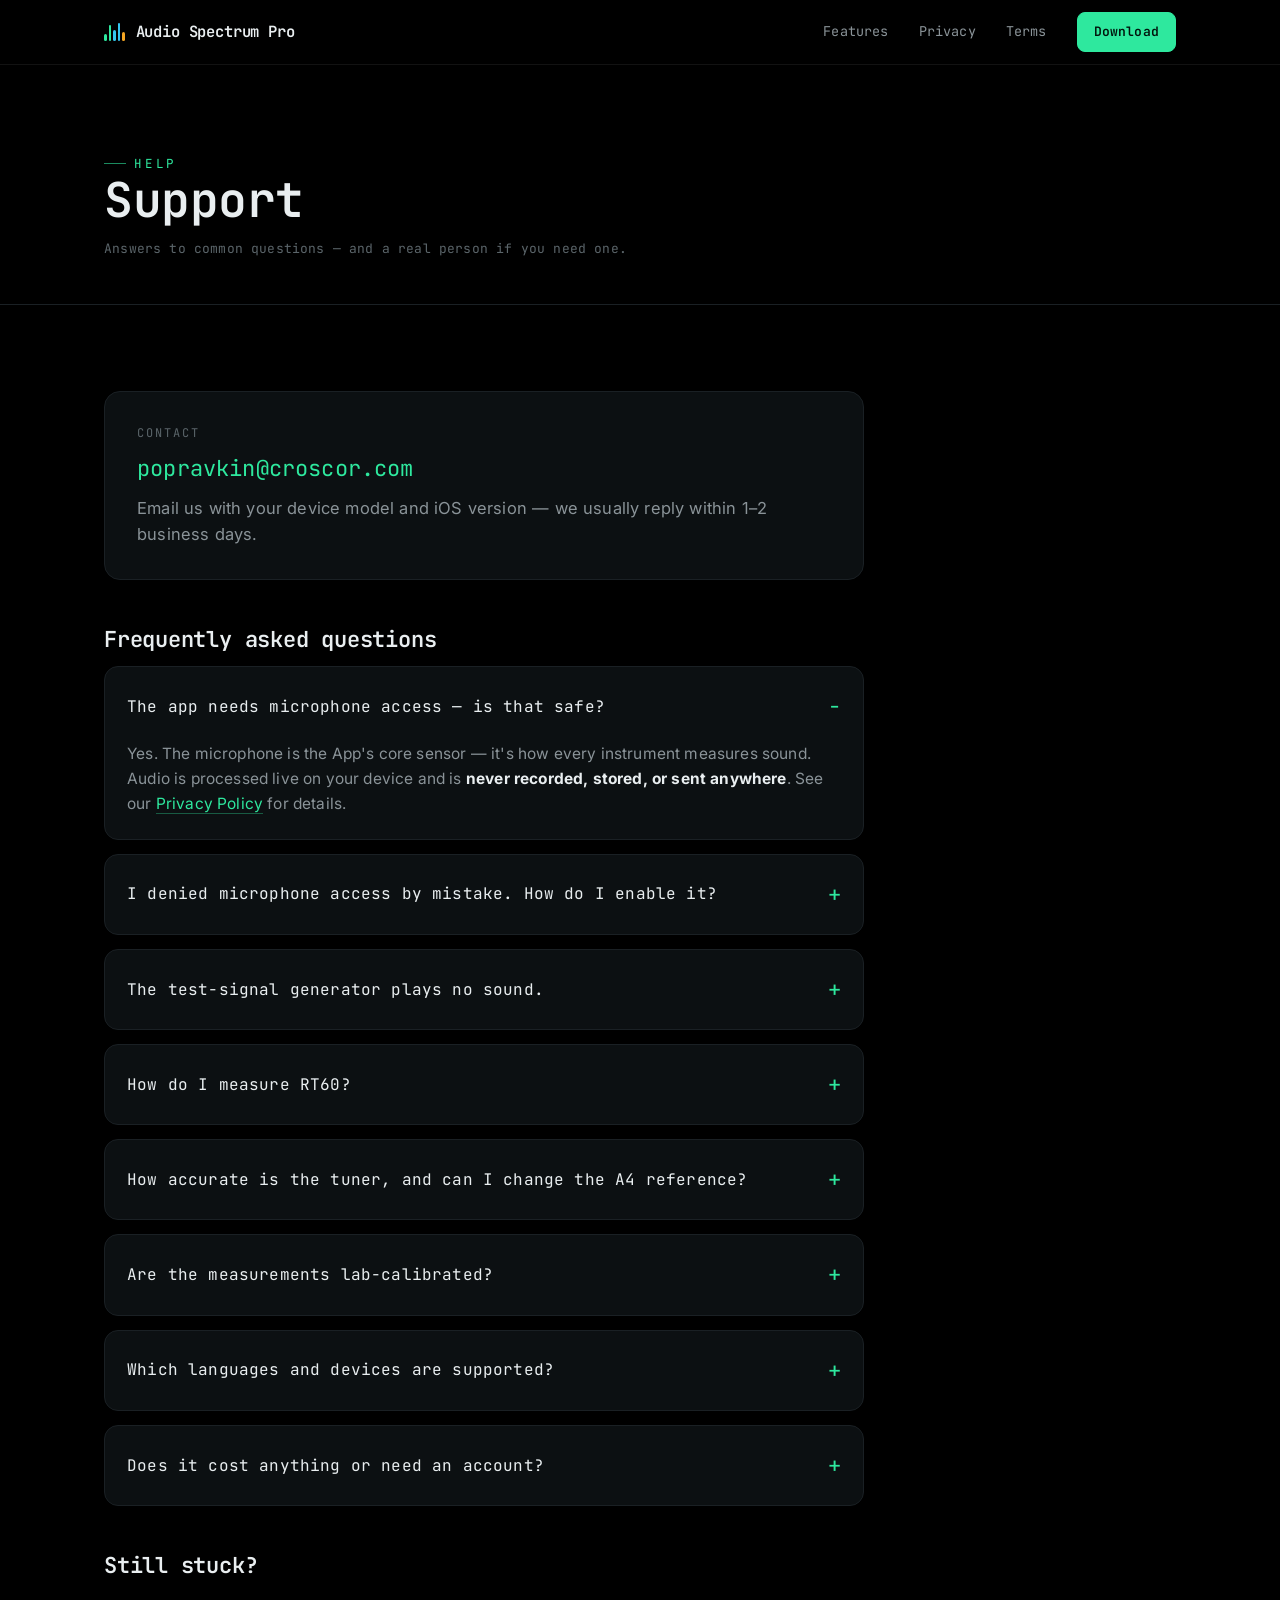
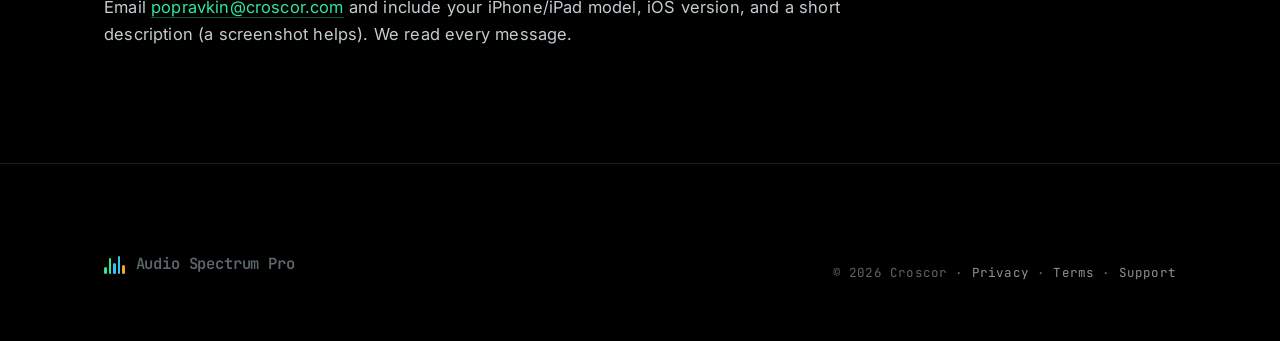
<file: AppStore/site/support.html>
<!DOCTYPE html>
<html lang="en">
<head>
<meta charset="UTF-8" />
<meta name="viewport" content="width=device-width, initial-scale=1" />
<title>Support — Audio Spectrum Pro</title>
<meta name="description" content="Help, FAQ and contact for Audio Spectrum Pro — the audio measurement suite for live sound engineers." />
<meta name="theme-color" content="#000000" />
<link rel="icon" href="assets/favicon.svg" type="image/svg+xml" />
<link rel="preconnect" href="https://fonts.googleapis.com" />
<link rel="preconnect" href="https://fonts.gstatic.com" crossorigin />
<link href="https://fonts.googleapis.com/css2?family=Inter:wght@400;500;600&family=JetBrains+Mono:wght@400;500;600;700&display=swap" rel="stylesheet" />
<link rel="stylesheet" href="assets/style.css" />
<script defer src="https://umami.croscor.com/script.js" data-website-id="d35bdf89-edfa-47e9-8098-291993fa2cf1"></script>
</head>
<body>

<header class="nav">
  <div class="wrap">
    <a class="brand" href="index.html"><span class="glyph" aria-hidden="true"><i></i><i></i><i></i><i></i><i></i></span> Audio Spectrum Pro</a>
    <nav class="nav-links">
      <a href="index.html#features">Features</a>
      <a href="privacy.html">Privacy</a>
      <a href="terms.html">Terms</a>
      <a class="nav-cta" href="index.html#download">Download</a>
    </nav>
    <button class="nav-toggle" aria-label="Menu">≡</button>
  </div>
</header>

<section class="page-head">
  <div class="wrap">
    <span class="kicker">Help</span>
    <h1>Support</h1>
    <div class="meta">Answers to common questions — and a real person if you need one.</div>
  </div>
</section>

<div class="wrap">
<div class="prose">

  <div class="contact-card">
    <div>
      <div class="mono" style="color:var(--faint);font-size:12px;letter-spacing:.16em;text-transform:uppercase;margin-bottom:8px">Contact</div>
      <div class="big"><a href="mailto:popravkin@croscor.com" style="border:0">popravkin@croscor.com</a></div>
      <p style="margin:8px 0 0;color:var(--muted)">Email us with your device model and iOS version — we usually reply within 1–2 business days.</p>
    </div>
  </div>

  <h2 style="margin-top:48px">Frequently asked questions</h2>
  <div class="faq">
    <details open>
      <summary>The app needs microphone access — is that safe?</summary>
      <p>Yes. The microphone is the App's core sensor — it's how every instrument measures sound. Audio is processed live on your device and is <strong>never recorded, stored, or sent anywhere</strong>. See our <a href="privacy.html">Privacy Policy</a> for details.</p>
    </details>
    <details>
      <summary>I denied microphone access by mistake. How do I enable it?</summary>
      <p>Open iOS <strong>Settings → Privacy &amp; Security → Microphone</strong>, find Audio Spectrum Pro, and turn it on. (Or Settings → Audio Spectrum Pro → Microphone.) Then relaunch the App.</p>
    </details>
    <details>
      <summary>The test-signal generator plays no sound.</summary>
      <p>Check three things: (1) the iPhone <strong>silent/ring switch</strong> isn't muting output, (2) the <strong>volume</strong> is up, and (3) audio is routed to the speaker or the headphones/interface you expect. The generator plays through the current output device while the microphone keeps analyzing.</p>
    </details>
    <details>
      <summary>How do I measure RT60?</summary>
      <p>Open the <strong>RT60</strong> tab, tap <strong>Start</strong>, then create a sharp impulse — a hand clap, a click, or let the built-in sine sweep play. The App captures the decay, computes <strong>T20</strong>, and extrapolates <strong>RT60</strong>, with a plain-language verdict from “very dry” to “reverberant”.</p>
    </details>
    <details>
      <summary>How accurate is the tuner, and can I change the A4 reference?</summary>
      <p>Pitch is detected to hundredths of a cent. Tap the settings control in the Tuner to adjust the <strong>A4 reference</strong> (e.g. 440 / 442 / 444 Hz), enable a <strong>capo</strong> offset, or pick an instrument preset. A noise gate helps reject bleed from a loud PA.</p>
    </details>
    <details>
      <summary>Are the measurements lab-calibrated?</summary>
      <p>Audio Spectrum Pro is a professional field tool, but it uses the iPhone's built-in microphone, which is not a calibrated reference mic. Readings are highly useful for relative measurements, troubleshooting and tuning — treat absolute SPL/RT60 figures as accurate estimates rather than certified lab values.</p>
    </details>
    <details>
      <summary>Which languages and devices are supported?</summary>
      <p>The interface is available in <strong>English, Russian and Ukrainian</strong>. The App runs on iPhone and iPad with <strong>iOS 16.2 or later</strong>, and supports landscape orientation so you can lay it on the meter bridge.</p>
    </details>
    <details>
      <summary>Does it cost anything or need an account?</summary>
      <p>No subscriptions and no account. You don't sign in, and nothing about you is collected.</p>
    </details>
  </div>

  <h2 style="margin-top:48px">Still stuck?</h2>
  <p>Email <a href="mailto:popravkin@croscor.com">popravkin@croscor.com</a> and include your iPhone/iPad model, iOS version, and a short description (a screenshot helps). We read every message.</p>

</div>
</div>

<footer class="footer">
  <div class="wrap">
    <div class="footer-bottom" style="margin-top:0;border-top:0">
      <a class="brand" href="index.html"><span class="glyph" aria-hidden="true"><i></i><i></i><i></i><i></i><i></i></span> Audio Spectrum Pro</a>
      <span>© <span id="yr">2026</span> Croscor · <a href="privacy.html" style="color:var(--muted)">Privacy</a> · <a href="terms.html" style="color:var(--muted)">Terms</a> · <a href="support.html" style="color:var(--muted)">Support</a></span>
    </div>
  </div>
</footer>

<script src="assets/app.js" defer></script>
</body>
</html>
</file>
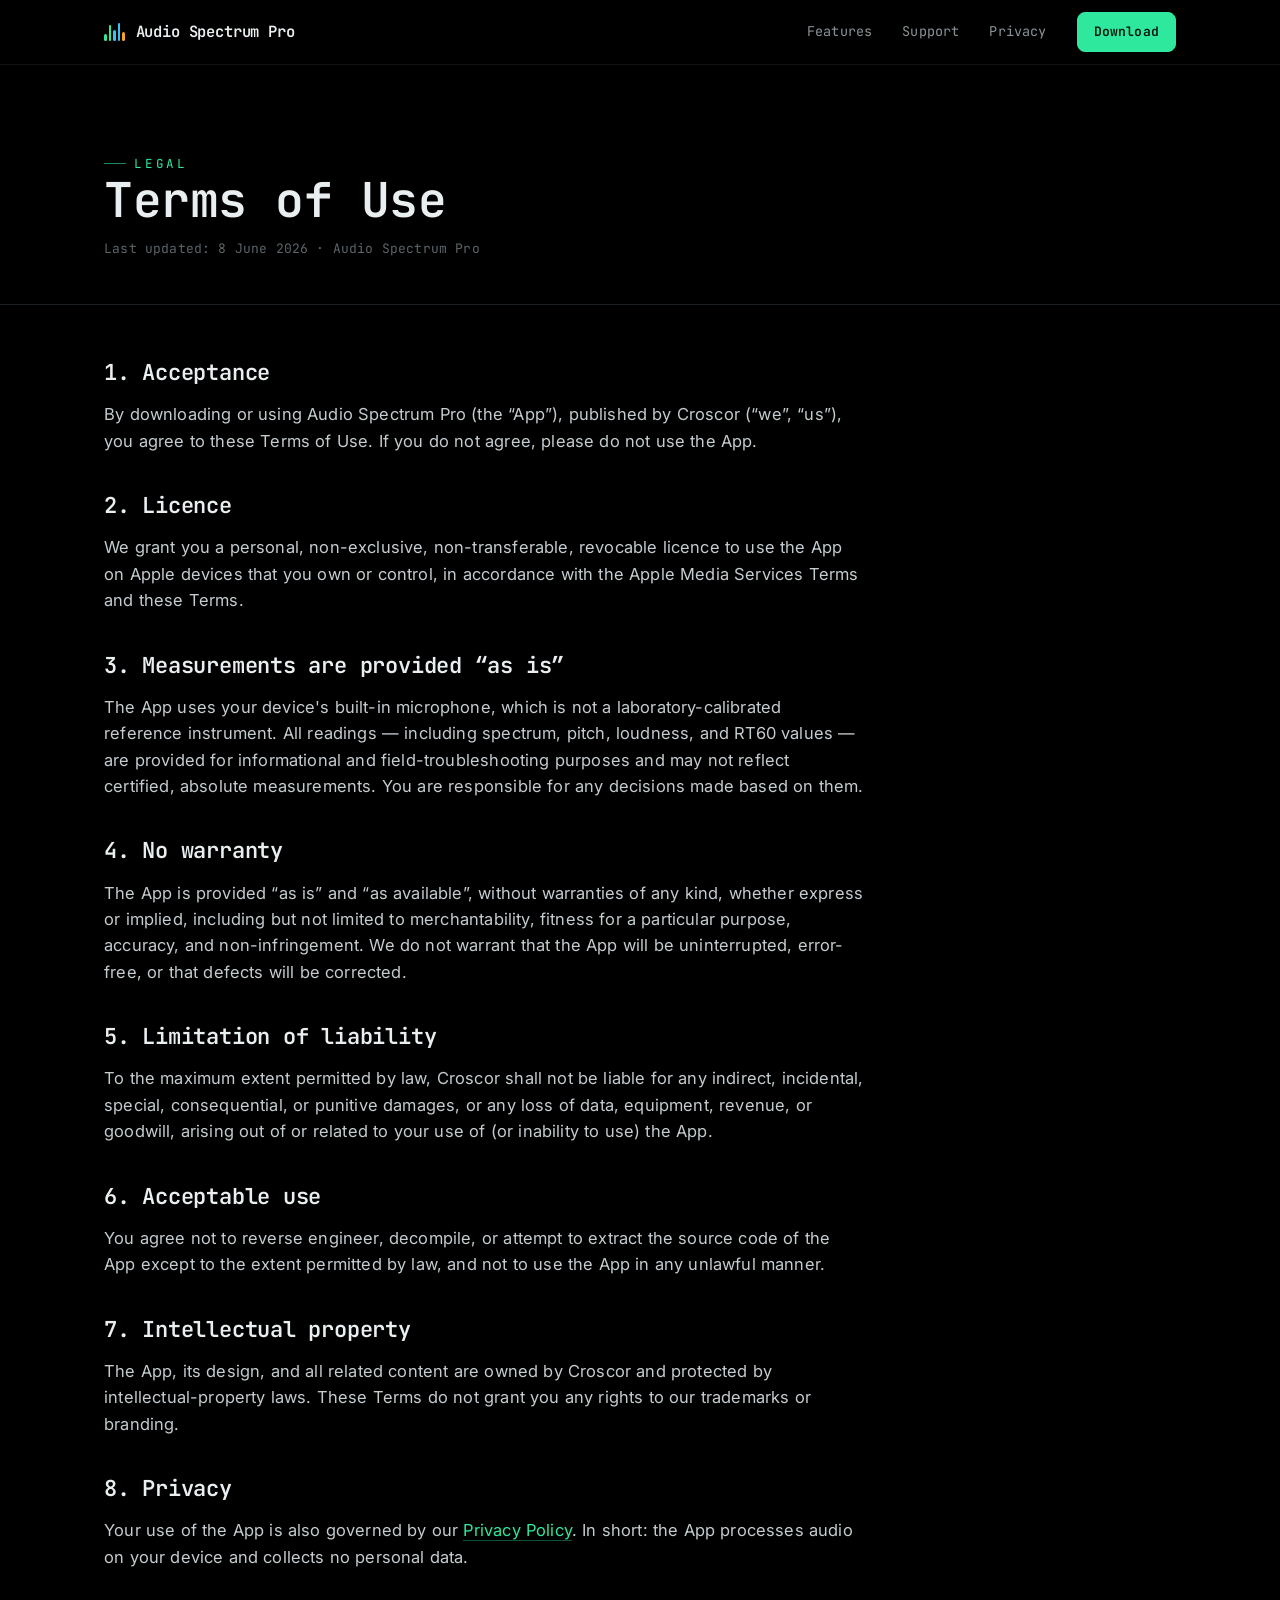
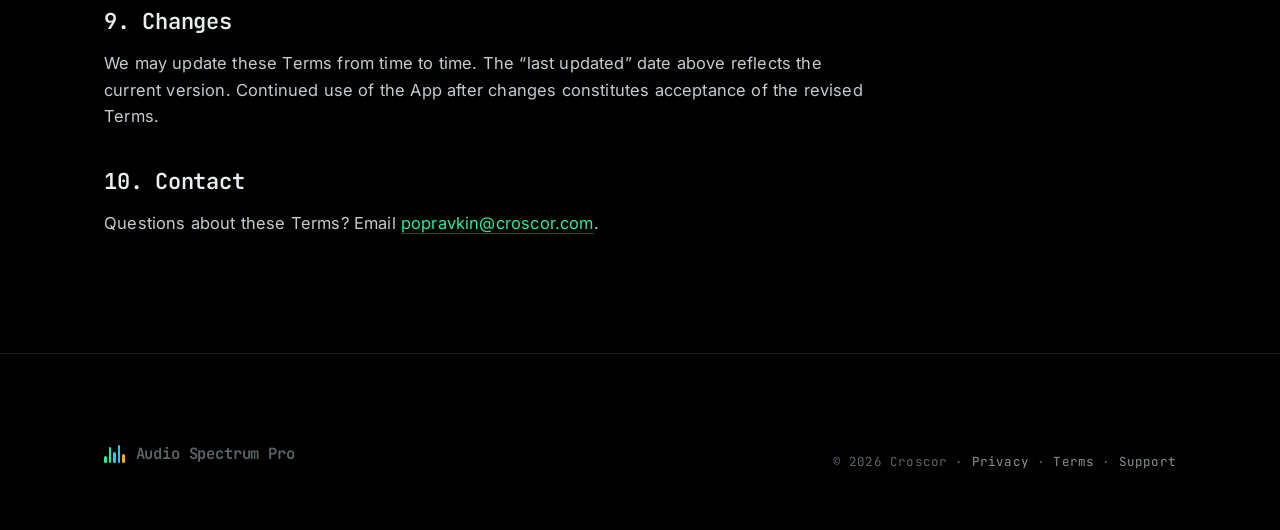
<file: AppStore/site/terms.html>
<!DOCTYPE html>
<html lang="en">
<head>
<meta charset="UTF-8" />
<meta name="viewport" content="width=device-width, initial-scale=1" />
<title>Terms of Use — Audio Spectrum Pro</title>
<meta name="description" content="Terms of Use for Audio Spectrum Pro." />
<meta name="theme-color" content="#000000" />
<link rel="icon" href="assets/favicon.svg" type="image/svg+xml" />
<link rel="preconnect" href="https://fonts.googleapis.com" />
<link rel="preconnect" href="https://fonts.gstatic.com" crossorigin />
<link href="https://fonts.googleapis.com/css2?family=Inter:wght@400;500;600&family=JetBrains+Mono:wght@400;500;600;700&display=swap" rel="stylesheet" />
<link rel="stylesheet" href="assets/style.css" />
<script defer src="https://umami.croscor.com/script.js" data-website-id="d35bdf89-edfa-47e9-8098-291993fa2cf1"></script>
</head>
<body>

<header class="nav">
  <div class="wrap">
    <a class="brand" href="index.html"><span class="glyph" aria-hidden="true"><i></i><i></i><i></i><i></i><i></i></span> Audio Spectrum Pro</a>
    <nav class="nav-links">
      <a href="index.html#features">Features</a>
      <a href="support.html">Support</a>
      <a href="privacy.html">Privacy</a>
      <a class="nav-cta" href="index.html#download">Download</a>
    </nav>
    <button class="nav-toggle" aria-label="Menu">≡</button>
  </div>
</header>

<section class="page-head">
  <div class="wrap">
    <span class="kicker">Legal</span>
    <h1>Terms of Use</h1>
    <div class="meta">Last updated: 8 June 2026 · Audio Spectrum Pro</div>
  </div>
</section>

<div class="wrap">
<div class="prose">

  <h2>1. Acceptance</h2>
  <p>By downloading or using Audio Spectrum Pro (the “App”), published by Croscor (“we”, “us”), you agree to these Terms of Use. If you do not agree, please do not use the App.</p>

  <h2>2. Licence</h2>
  <p>We grant you a personal, non-exclusive, non-transferable, revocable licence to use the App on Apple devices that you own or control, in accordance with the Apple Media Services Terms and these Terms.</p>

  <h2>3. Measurements are provided “as is”</h2>
  <p>The App uses your device's built-in microphone, which is not a laboratory-calibrated reference instrument. All readings — including spectrum, pitch, loudness, and RT60 values — are provided for informational and field-troubleshooting purposes and may not reflect certified, absolute measurements. You are responsible for any decisions made based on them.</p>

  <h2>4. No warranty</h2>
  <p>The App is provided “as is” and “as available”, without warranties of any kind, whether express or implied, including but not limited to merchantability, fitness for a particular purpose, accuracy, and non-infringement. We do not warrant that the App will be uninterrupted, error-free, or that defects will be corrected.</p>

  <h2>5. Limitation of liability</h2>
  <p>To the maximum extent permitted by law, Croscor shall not be liable for any indirect, incidental, special, consequential, or punitive damages, or any loss of data, equipment, revenue, or goodwill, arising out of or related to your use of (or inability to use) the App.</p>

  <h2>6. Acceptable use</h2>
  <p>You agree not to reverse engineer, decompile, or attempt to extract the source code of the App except to the extent permitted by law, and not to use the App in any unlawful manner.</p>

  <h2>7. Intellectual property</h2>
  <p>The App, its design, and all related content are owned by Croscor and protected by intellectual-property laws. These Terms do not grant you any rights to our trademarks or branding.</p>

  <h2>8. Privacy</h2>
  <p>Your use of the App is also governed by our <a href="privacy.html">Privacy Policy</a>. In short: the App processes audio on your device and collects no personal data.</p>

  <h2>9. Changes</h2>
  <p>We may update these Terms from time to time. The “last updated” date above reflects the current version. Continued use of the App after changes constitutes acceptance of the revised Terms.</p>

  <h2>10. Contact</h2>
  <p>Questions about these Terms? Email <a href="mailto:popravkin@croscor.com">popravkin@croscor.com</a>.</p>

</div>
</div>

<footer class="footer">
  <div class="wrap">
    <div class="footer-bottom" style="margin-top:0;border-top:0">
      <a class="brand" href="index.html"><span class="glyph" aria-hidden="true"><i></i><i></i><i></i><i></i><i></i></span> Audio Spectrum Pro</a>
      <span>© <span id="yr">2026</span> Croscor · <a href="privacy.html" style="color:var(--muted)">Privacy</a> · <a href="terms.html" style="color:var(--muted)">Terms</a> · <a href="support.html" style="color:var(--muted)">Support</a></span>
    </div>
  </div>
</footer>

<script src="assets/app.js" defer></script>
</body>
</html>
</file>
<file: AppStore/site/assets/style.css>
/* Audio Spectrum Pro — landing
   Dark "instrument" aesthetic mirroring the app:
   pure black, monospace headings, neon data-viz palette. */

:root {
  --bg: #000000;
  --bg-soft: #07090a;
  --panel: #0c1012;
  --panel-2: #0f1416;
  --line: #1a2024;
  --line-soft: rgba(255, 255, 255, 0.07);
  --text: #e9eef0;
  --muted: #8a9398;
  --faint: #5b656a;
  --green: #2ee89e;
  --cyan: #35c5f0;
  --amber: #f5a623;
  --red: #ff5c5c;
  --mono: "JetBrains Mono", ui-monospace, SFMono-Regular, Menlo, Consolas, monospace;
  --sans: "Inter", -apple-system, BlinkMacSystemFont, "Segoe UI", Roboto, system-ui, sans-serif;
  --maxw: 1120px;
}

* { box-sizing: border-box; }

html { scroll-behavior: smooth; -webkit-text-size-adjust: 100%; }

body {
  margin: 0;
  background: var(--bg);
  color: var(--text);
  font-family: var(--sans);
  font-size: 17px;
  line-height: 1.6;
  letter-spacing: 0.01em;
  -webkit-font-smoothing: antialiased;
  text-rendering: optimizeLegibility;
  overflow-x: hidden;
}

a { color: inherit; text-decoration: none; }

img { max-width: 100%; display: block; }

::selection { background: rgba(46, 232, 158, 0.25); color: #fff; }

/* ---------- layout helpers ---------- */
.wrap { width: 100%; max-width: var(--maxw); margin: 0 auto; padding: 0 24px; }

.mono { font-family: var(--mono); }

.kicker {
  font-family: var(--mono);
  font-size: 12.5px;
  letter-spacing: 0.22em;
  text-transform: uppercase;
  color: var(--green);
  display: inline-flex;
  align-items: center;
  gap: 8px;
}
.kicker::before {
  content: "";
  width: 22px; height: 1px;
  background: currentColor;
  opacity: 0.6;
}
.kicker.cyan { color: var(--cyan); }
.kicker.amber { color: var(--amber); }
.kicker.red { color: var(--red); }

h1, h2, h3 { font-family: var(--mono); font-weight: 600; letter-spacing: -0.01em; line-height: 1.08; margin: 0; }

.section { padding: 96px 0; position: relative; }
.section-head { max-width: 640px; margin-bottom: 56px; }
.section-head h2 { font-size: clamp(28px, 4.2vw, 44px); margin: 18px 0 16px; }
.section-head p { color: var(--muted); font-size: 18px; margin: 0; }

.divider { height: 1px; background: var(--line); border: 0; margin: 0; }

/* ---------- nav ---------- */
.nav {
  position: sticky; top: 0; z-index: 50;
  background: rgba(0, 0, 0, 0.72);
  backdrop-filter: saturate(140%) blur(14px);
  -webkit-backdrop-filter: saturate(140%) blur(14px);
  border-bottom: 1px solid var(--line-soft);
}
.nav .wrap { display: flex; align-items: center; justify-content: space-between; height: 64px; }
.brand { display: flex; align-items: center; gap: 11px; font-family: var(--mono); font-weight: 600; font-size: 15.5px; letter-spacing: -0.01em; }
.brand .glyph { display: inline-flex; align-items: flex-end; gap: 2px; height: 18px; }
.brand .glyph i {
  width: 2.5px; border-radius: 2px; background: var(--green);
  animation: brandbars 1.4s ease-in-out infinite;
}
.brand .glyph i:nth-child(1){ height: 40%; animation-delay: 0s; background: var(--green);}
.brand .glyph i:nth-child(2){ height: 90%; animation-delay: .15s; background: var(--green);}
.brand .glyph i:nth-child(3){ height: 60%; animation-delay: .3s; background: var(--cyan);}
.brand .glyph i:nth-child(4){ height: 100%; animation-delay: .45s; background: var(--cyan);}
.brand .glyph i:nth-child(5){ height: 50%; animation-delay: .6s; background: var(--amber);}
@keyframes brandbars { 0%,100%{ transform: scaleY(.55);} 50%{ transform: scaleY(1);} }

.nav-links { display: flex; align-items: center; gap: 30px; font-family: var(--mono); font-size: 13.5px; }
.nav-links a { color: var(--muted); transition: color .18s ease; }
.nav-links a:hover { color: var(--text); }
.nav-cta {
  font-family: var(--mono); font-size: 13px; padding: 9px 16px; border-radius: 8px;
  background: var(--green); color: #00140c !important; font-weight: 600;
  border: 1px solid var(--green); transition: transform .15s ease, box-shadow .2s ease;
}
.nav-cta:hover { transform: translateY(-1px); box-shadow: 0 8px 26px -8px rgba(46,232,158,.55); }
.nav-toggle { display: none; }

/* ---------- hero ---------- */
.hero { position: relative; padding: 84px 0 0; overflow: hidden; }
.hero-grid {
  display: grid; grid-template-columns: 1.05fr 0.95fr; gap: 56px; align-items: center;
  position: relative; z-index: 2;
}
.hero h1 { font-size: clamp(36px, 6vw, 68px); line-height: 1.02; }
.hero h1 .accent { color: var(--green); }
.hero h1 .accent2 { color: var(--cyan); }
.hero-sub { color: var(--muted); font-size: 19px; max-width: 520px; margin: 24px 0 0; }
.hero-tag { font-family: var(--mono); font-size: 12.5px; letter-spacing: .18em; text-transform: uppercase; color: var(--faint); margin-bottom: 22px; }

.cta-row { display: flex; align-items: center; gap: 16px; margin-top: 36px; flex-wrap: wrap; }
.badge-store {
  display: inline-flex; align-items: center; gap: 12px;
  background: #fff; color: #000; padding: 11px 18px; border-radius: 12px;
  font-family: var(--sans); transition: transform .15s ease, box-shadow .2s ease;
}
.badge-store:hover { transform: translateY(-2px); box-shadow: 0 14px 40px -14px rgba(255,255,255,.35); }
.badge-store svg { width: 26px; height: 26px; }
.badge-store .bs-small { font-size: 10.5px; line-height: 1; opacity: .7; }
.badge-store .bs-big { font-size: 19px; font-weight: 600; line-height: 1.1; letter-spacing: -0.02em; }
.badge-note { font-family: var(--mono); font-size: 12px; color: var(--faint); }

.hero-stats { display: flex; gap: 30px; margin-top: 44px; flex-wrap: wrap; }
.hero-stats .st { }
.hero-stats .st b { font-family: var(--mono); font-size: 22px; color: var(--text); display: block; }
.hero-stats .st span { font-size: 12.5px; color: var(--muted); font-family: var(--mono); letter-spacing: .04em; }
.hero-stats .st b.g { color: var(--green);} .hero-stats .st b.c { color: var(--cyan);} .hero-stats .st b.a { color: var(--amber);}

/* hero device */
.hero-device { justify-self: end; }

/* full-bleed animated spectrum at bottom of hero */
.hero-analyzer {
  position: relative; z-index: 2; margin-top: 64px;
  border-top: 1px solid var(--line);
  padding-top: 0;
}
.analyzer-wrap { position: relative; }
canvas#heroSpectrum { display: block; width: 100%; height: 200px; }
.analyzer-axis {
  display: flex; justify-content: space-between;
  font-family: var(--mono); font-size: 11px; color: var(--faint);
  padding: 8px 2px 0; letter-spacing: .04em;
}
.hero-glow {
  position: absolute; z-index: 1; top: -10%; left: 50%; transform: translateX(-50%);
  width: 80vw; height: 480px; pointer-events: none;
  background: radial-gradient(60% 60% at 50% 40%, rgba(46,232,158,.10), transparent 70%);
  filter: blur(20px);
}

/* ---------- device frame ---------- */
.device {
  position: relative; width: 280px; max-width: 78vw;
  border-radius: 42px; padding: 11px;
  background: linear-gradient(160deg, #1b2226, #090c0d);
  box-shadow: 0 40px 90px -30px rgba(0,0,0,.9), 0 0 0 1px rgba(255,255,255,.05) inset, 0 2px 0 rgba(255,255,255,.06) inset;
}
.device .screen {
  position: relative; border-radius: 32px; overflow: hidden; background: #000;
  aspect-ratio: 9 / 19.5;
}
.device .screen img { width: 100%; height: 100%; object-fit: cover; object-position: top center; }
.device .island {
  position: absolute; top: 12px; left: 50%; transform: translateX(-50%);
  width: 86px; height: 24px; background: #000; border-radius: 14px; z-index: 3;
}
.device.glow::after {
  content: ""; position: absolute; inset: -2px; border-radius: 44px; z-index: -1;
  background: linear-gradient(160deg, rgba(46,232,158,.5), rgba(53,197,240,.35));
  filter: blur(26px); opacity: .35;
}

/* ---------- feature rows ---------- */
.feature {
  display: grid; grid-template-columns: 1fr 1fr; gap: 64px; align-items: center;
  padding: 80px 0; border-top: 1px solid var(--line-soft);
}
.feature:nth-child(even) .feature-media { order: 2; }
.feature-text h3 { font-size: clamp(26px, 3.4vw, 36px); margin: 16px 0 14px; }
.feature-text p { color: var(--muted); font-size: 17.5px; margin: 0 0 22px; }
.spec-list { list-style: none; padding: 0; margin: 0; display: grid; gap: 10px; }
.spec-list li { display: flex; gap: 12px; align-items: baseline; font-size: 15.5px; color: var(--text); }
.spec-list li::before {
  content: "›"; color: var(--green); font-family: var(--mono); font-weight: 700;
  flex: none;
}
.spec-list li b { font-family: var(--mono); font-weight: 600; }
.feature.c .spec-list li::before { color: var(--cyan); }
.feature.a .spec-list li::before { color: var(--amber); }
.feature.r .spec-list li::before { color: var(--red); }

.feature-media { display: flex; justify-content: center; }

/* loudness meter (built, since no screenshot) */
.meter-card {
  width: 280px; max-width: 78vw; border-radius: 42px; padding: 26px 22px 30px;
  background: linear-gradient(160deg, #1b2226, #090c0d);
  box-shadow: 0 40px 90px -30px rgba(0,0,0,.9), 0 0 0 1px rgba(255,255,255,.05) inset;
}
.meter-inner {
  background: #000; border-radius: 26px; padding: 24px 20px; aspect-ratio: 9/16;
  display: flex; flex-direction: column; gap: 18px;
  border: 1px solid var(--line);
}
.meter-row { }
.meter-row .lbl { display: flex; justify-content: space-between; font-family: var(--mono); font-size: 12px; color: var(--muted); margin-bottom: 7px; }
.meter-row .lbl b { color: var(--text); }
.bar-track { height: 12px; border-radius: 6px; background: #0e1416; overflow: hidden; border: 1px solid var(--line); }
.bar-fill { height: 100%; width: 40%; border-radius: 6px; transition: width .12s linear; }
.bar-fill.m { background: linear-gradient(90deg, var(--cyan), #7ad9ff); }
.bar-fill.s { background: linear-gradient(90deg, var(--green), var(--cyan)); }
.bar-fill.i { background: linear-gradient(90deg, #cdd6da, #ffffff); }
.bar-fill.peak { background: linear-gradient(90deg, var(--amber), var(--red)); }
.history { flex: 1; display: flex; align-items: flex-end; gap: 2px; min-height: 72px; }
.history i { flex: 1; background: linear-gradient(180deg, var(--green), rgba(46,232,158,.15)); border-radius: 2px 2px 0 0; height: 20%; }

/* ---------- field strip ---------- */
.field { background: var(--bg-soft); border-top: 1px solid var(--line); border-bottom: 1px solid var(--line); }
.field-grid { display: grid; grid-template-columns: repeat(3, 1fr); gap: 1px; background: var(--line); }
.field-cell { background: var(--bg); padding: 40px 28px; }
.field-cell .ic { font-family: var(--mono); color: var(--green); font-size: 13px; letter-spacing: .14em; text-transform: uppercase; margin-bottom: 16px; display: block; }
.field-cell h4 { font-family: var(--mono); font-size: 18px; margin: 0 0 8px; }
.field-cell p { color: var(--muted); font-size: 14.5px; margin: 0; }
.field-cell:nth-child(2) .ic { color: var(--cyan); }
.field-cell:nth-child(3) .ic { color: var(--amber); }
.field-cell:nth-child(4) .ic { color: var(--red); }
.field-cell:nth-child(5) .ic { color: var(--green); }
.field-cell:nth-child(6) .ic { color: var(--cyan); }

/* ---------- CTA ---------- */
.cta {
  text-align: center; padding: 110px 0;
  background:
    radial-gradient(50% 120% at 50% 0%, rgba(46,232,158,.10), transparent 60%),
    var(--bg);
}
.cta h2 { font-size: clamp(30px, 5vw, 52px); margin-bottom: 18px; }
.cta p { color: var(--muted); font-size: 19px; max-width: 540px; margin: 0 auto 36px; }

/* ---------- footer ---------- */
.footer { border-top: 1px solid var(--line); padding: 64px 0 48px; background: var(--bg); }
.footer-grid { display: grid; grid-template-columns: 2fr 1fr 1fr 1fr; gap: 40px; }
.footer .brand { margin-bottom: 16px; }
.footer-about { color: var(--muted); font-size: 14.5px; max-width: 300px; }
.footer h5 { font-family: var(--mono); font-size: 12px; letter-spacing: .16em; text-transform: uppercase; color: var(--faint); margin: 0 0 16px; }
.footer ul { list-style: none; padding: 0; margin: 0; display: grid; gap: 11px; }
.footer ul a { color: var(--muted); font-size: 14.5px; transition: color .16s ease; }
.footer ul a:hover { color: var(--green); }
.footer-bottom {
  display: flex; justify-content: space-between; align-items: center; flex-wrap: wrap; gap: 12px;
  margin-top: 56px; padding-top: 24px; border-top: 1px solid var(--line-soft);
  font-family: var(--mono); font-size: 12.5px; color: var(--faint);
}

/* ---------- legal / content pages ---------- */
.page-head { padding: 80px 0 44px; border-bottom: 1px solid var(--line); }
.page-head h1 { font-size: clamp(30px, 5vw, 48px); margin-bottom: 14px; }
.page-head .meta { font-family: var(--mono); font-size: 13px; color: var(--faint); }
.langbar { display: flex; gap: 8px; margin-top: 26px; }
.langbar button {
  font-family: var(--mono); font-size: 12.5px; padding: 7px 14px; border-radius: 8px;
  background: var(--panel); color: var(--muted); border: 1px solid var(--line); cursor: pointer;
  transition: all .15s ease;
}
.langbar button.active { background: var(--green); color: #00140c; border-color: var(--green); font-weight: 600; }
.langbar button:hover:not(.active) { color: var(--text); border-color: #2a3338; }

.prose { padding: 56px 0 100px; max-width: 760px; }
.prose h2 { font-size: 22px; margin: 40px 0 14px; color: var(--text); }
.prose h2:first-child { margin-top: 0; }
.prose p, .prose li { color: #c4ccd0; font-size: 16.5px; }
.prose ul { padding-left: 22px; display: grid; gap: 8px; }
.prose a { color: var(--green); border-bottom: 1px solid rgba(46,232,158,.35); }
.prose strong { color: var(--text); }
.prose .card {
  background: var(--panel); border: 1px solid var(--line); border-radius: 14px;
  padding: 22px 24px; margin: 24px 0;
}
.lang-block { display: none; }
.lang-block.active { display: block; }

.faq { display: grid; gap: 14px; }
.faq details {
  background: var(--panel); border: 1px solid var(--line); border-radius: 14px; padding: 4px 22px;
}
.faq summary {
  cursor: pointer; padding: 18px 0; font-family: var(--mono); font-size: 16px; color: var(--text);
  list-style: none; display: flex; justify-content: space-between; align-items: center;
}
.faq summary::-webkit-details-marker { display: none; }
.faq summary::after { content: "+"; color: var(--green); font-family: var(--mono); font-size: 22px; }
.faq details[open] summary::after { content: "−"; }
.faq details p { color: var(--muted); margin: 0 0 18px; font-size: 15.5px; }

.contact-card {
  background: var(--panel); border: 1px solid var(--line); border-radius: 16px;
  padding: 32px; margin: 30px 0; display: flex; gap: 20px; align-items: center; flex-wrap: wrap;
}
.contact-card .big { font-family: var(--mono); font-size: 22px; color: var(--green); }

/* ---------- reveal ---------- */
.reveal { opacity: 0; transform: translateY(22px); transition: opacity .7s ease, transform .7s cubic-bezier(.2,.7,.2,1); }
.reveal.in { opacity: 1; transform: none; }

/* ---------- responsive ---------- */
@media (max-width: 900px) {
  .hero-grid { grid-template-columns: 1fr; gap: 40px; }
  .hero-device { justify-self: center; order: -1; }
  .feature { grid-template-columns: 1fr; gap: 34px; padding: 60px 0; }
  .feature:nth-child(even) .feature-media { order: -1; }
  .feature-media { order: -1; }
  .field-grid { grid-template-columns: repeat(2, 1fr); }
  .footer-grid { grid-template-columns: 1fr 1fr; gap: 32px; }
  .nav-links { display: none; }
  .nav-links.open {
    display: flex; position: absolute; top: 64px; left: 0; right: 0; flex-direction: column;
    background: #000; border-bottom: 1px solid var(--line); padding: 20px 24px; gap: 18px;
  }
  .nav-toggle { display: inline-flex; background: none; border: 1px solid var(--line); color: var(--text);
    border-radius: 8px; padding: 8px 11px; font-family: var(--mono); cursor: pointer; }
}
@media (max-width: 540px) {
  body { font-size: 16px; }
  .section { padding: 70px 0; }
  .field-grid { grid-template-columns: 1fr; }
  .footer-grid { grid-template-columns: 1fr; }
  .hero-stats { gap: 22px; }
}

@media (prefers-reduced-motion: reduce) {
  *, *::before, *::after { animation: none !important; transition: none !important; scroll-behavior: auto !important; }
  .reveal { opacity: 1; transform: none; }
}
</file>
